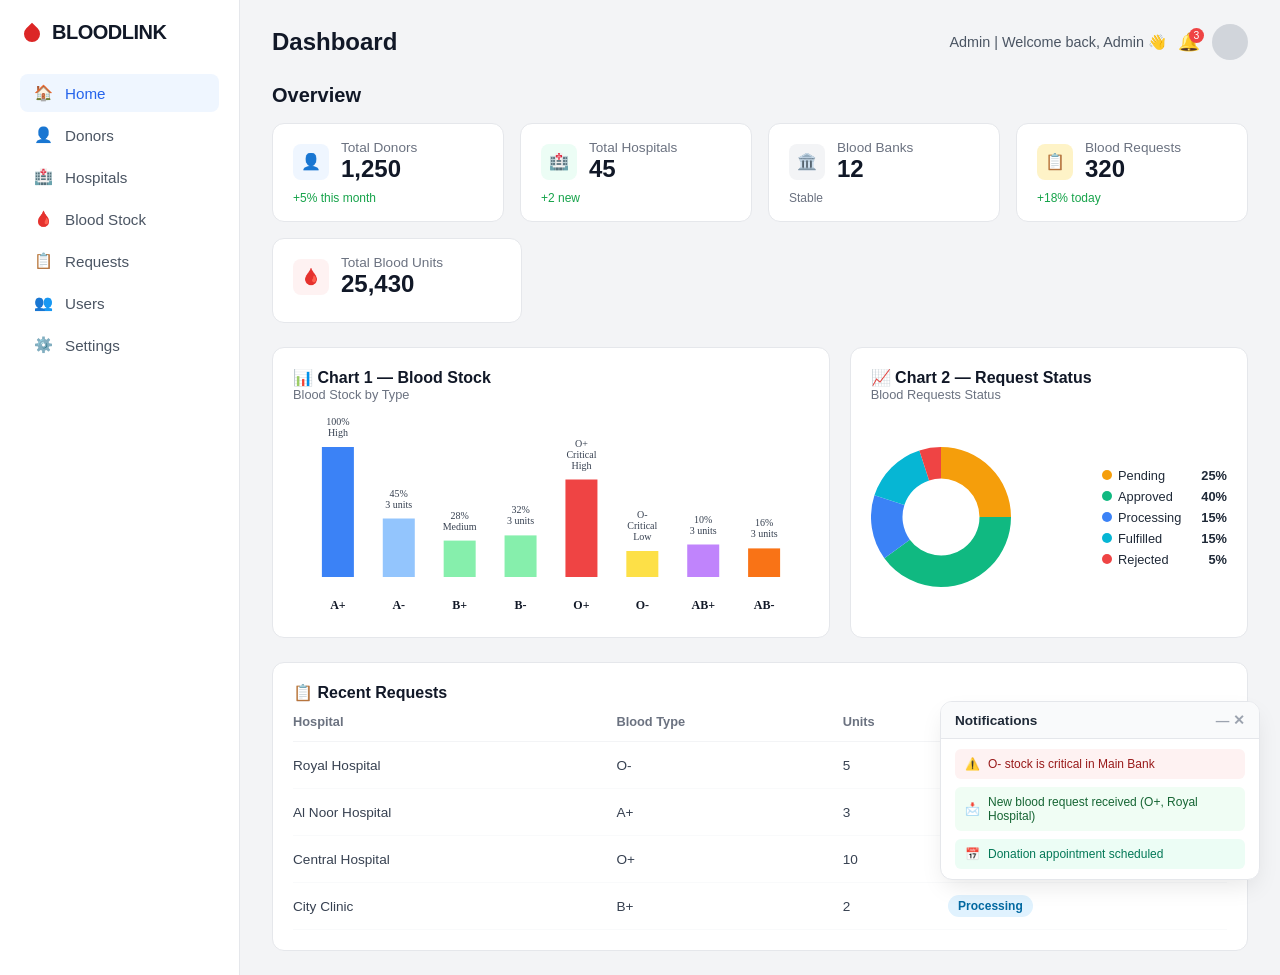
<file: admindashboard.html>
<!DOCTYPE html>
<html lang="en">
<head>
  <meta charset="UTF-8">
  <meta name="viewport" content="width=device-width, initial-scale=1.0">
  <title>BLOODLINK - Admin Dashboard</title>
  <style>
    * {
      box-sizing: border-box;
      margin: 0;
      padding: 0;
      font-family: -apple-system, BlinkMacSystemFont, "Segoe UI", Roboto, Helvetica, Arial, sans-serif;
    }

    body {
      background-color: #f3f4f6;
      color: #1f2937;
      display: flex;
      min-height: 100vh;
    }

    /* Sidebar */
    aside {
      width: 240px;
      background-color: #ffffff;
      border-right: 1px solid #e5e7eb;
      display: flex;
      flex-direction: column;
      justify-content: space-between;
      padding: 20px;
    }

    .brand-logo {
      font-size: 1.25rem;
      font-weight: 800;
      color: #111827;
      display: flex;
      align-items: center;
      gap: 8px;
      margin-bottom: 30px;
      letter-spacing: -0.5px;
    }

    .brand-logo svg {
      width: 24px;
      height: 24px;
      fill: #dc2626;
    }

    .nav-list {
      list-style: none;
      display: flex;
      flex-direction: column;
      gap: 4px;
    }

    .nav-item a {
      display: flex;
      align-items: center;
      gap: 12px;
      padding: 10px 14px;
      text-decoration: none;
      color: #4b5563;
      font-weight: 500;
      font-size: 0.95rem;
      border-radius: 8px;
    }

    .nav-item.active a, .nav-item a:hover {
      background-color: #eff6ff;
      color: #2563eb;
    }

    /* Main Area */
    main {
      flex: 1;
      padding: 24px 32px;
      overflow-y: auto;
      position: relative;
    }

    /* Navbar Top */
    header {
      display: flex;
      justify-content: space-between;
      align-items: center;
      margin-bottom: 24px;
    }

    header h1 {
      font-size: 1.5rem;
      font-weight: 700;
      color: #111827;
    }

    .user-profile {
      display: flex;
      align-items: center;
      gap: 12px;
      font-size: 0.9rem;
      color: #4b5563;
    }

    .avatar {
      width: 36px;
      height: 36px;
      border-radius: 50%;
      background-color: #d1d5db;
    }

    .nav-icon {
      position: relative;
      cursor: pointer;
      font-size: 1.1rem;
    }

    .badge-count {
      position: absolute;
      top: -4px;
      right: -4px;
      background-color: #ef4444;
      color: white;
      font-size: 0.65rem;
      width: 15px;
      height: 15px;
      border-radius: 50%;
      display: flex;
      align-items: center;
      justify-content: center;
    }

    /* Section Title */
    .section-title {
      font-size: 1.25rem;
      font-weight: 600;
      margin-bottom: 16px;
      color: #111827;
    }

    /* Stats Cards Grid */
    .stats-grid {
      display: grid;
      grid-template-columns: repeat(4, 1fr);
      gap: 16px;
      margin-bottom: 16px;
    }

    .card {
      background: #ffffff;
      padding: 16px 20px;
      border-radius: 12px;
      border: 1px solid #e5e7eb;
    }

    .stat-header {
      display: flex;
      align-items: center;
      gap: 12px;
      margin-bottom: 8px;
    }

    .stat-icon {
      width: 36px;
      height: 36px;
      border-radius: 8px;
      display: flex;
      align-items: center;
      justify-content: center;
      font-size: 1rem;
    }

    .stat-title {
      font-size: 0.85rem;
      color: #6b7280;
      font-weight: 500;
    }

    .stat-value {
      font-size: 1.5rem;
      font-weight: 700;
      color: #111827;
    }

    .stat-change {
      font-size: 0.75rem;
      margin-top: 4px;
      font-weight: 500;
    }

    .stat-change.positive { color: #16a34a; }
    .stat-change.neutral { color: #6b7280; }

    .card-small {
      width: 250px;
      margin-bottom: 24px;
    }

    /* Charts Section */
    .charts-grid {
      display: grid;
      grid-template-columns: 1.4fr 1fr;
      gap: 20px;
      margin-bottom: 24px;
    }

    .chart-card {
      background: #ffffff;
      padding: 20px;
      border-radius: 12px;
      border: 1px solid #e5e7eb;
    }

    .chart-title {
      font-size: 1rem;
      font-weight: 700;
      color: #111827;
      display: flex;
      align-items: center;
      gap: 8px;
    }

    .chart-subtitle {
      font-size: 0.8rem;
      color: #6b7280;
      margin-bottom: 15px;
    }

    .chart-box {
      height: 200px;
      position: relative;
    }

    canvas {
      width: 100% !important;
      height: 100% !important;
    }

    /* Legend Donut */
    .donut-container {
      display: flex;
      align-items: center;
      justify-content: space-between;
      gap: 10px;
    }

    .donut-legend {
      list-style: none;
      font-size: 0.8rem;
      display: flex;
      flex-direction: column;
      gap: 6px;
    }

    .legend-item {
      display: flex;
      align-items: center;
      justify-content: space-between;
      gap: 20px;
    }

    .legend-color {
      width: 10px;
      height: 10px;
      border-radius: 50%;
      display: inline-block;
      margin-right: 6px;
    }

    /* Table Section */
    .table-card {
      background: #ffffff;
      padding: 20px;
      border-radius: 12px;
      border: 1px solid #e5e7eb;
    }

    table {
      width: 100%;
      border-collapse: collapse;
      margin-top: 10px;
      text-align: left;
    }

    th {
      color: #6b7280;
      font-weight: 600;
      font-size: 0.8rem;
      padding-bottom: 12px;
      border-bottom: 1px solid #f3f4f6;
    }

    td {
      padding: 12px 0;
      border-bottom: 1px solid #f9fafb;
      font-size: 0.85rem;
      color: #374151;
    }

    .status-badge {
      padding: 4px 10px;
      border-radius: 12px;
      font-size: 0.75rem;
      font-weight: 600;
      display: inline-block;
    }

    .status-pending { background-color: #fef3c7; color: #d97706; }
    .status-approved { background-color: #dcfce7; color: #15803d; }
    .status-fulfilled { background-color: #e0e7ff; color: #4338ca; }
    .status-processing { background-color: #e0f2fe; color: #0369a1; }

    /* Notifications Popup Widget */
    .notifications-popup {
      position: fixed;
      bottom: 20px;
      right: 20px;
      width: 320px;
      background: #ffffff;
      border-radius: 12px;
      box-shadow: 0 10px 25px -5px rgba(0, 0, 0, 0.1);
      border: 1px solid #e5e7eb;
      overflow: hidden;
    }

    .popup-header {
      padding: 10px 14px;
      background: #f9fafb;
      border-bottom: 1px solid #e5e7eb;
      display: flex;
      justify-content: space-between;
      align-items: center;
      font-size: 0.85rem;
      font-weight: 700;
    }

    .popup-body {
      padding: 10px 14px;
      display: flex;
      flex-direction: column;
      gap: 8px;
    }

    .notif-item {
      padding: 8px 10px;
      border-radius: 6px;
      font-size: 0.75rem;
      display: flex;
      align-items: center;
      gap: 8px;
    }

    .notif-critical { background-color: #fef2f2; color: #991b1b; }
    .notif-info { background-color: #f0fdf4; color: #166534; }
    .notif-warning { background-color: #ecfdf5; color: #047857; }

  </style>
</head>
<body>

  <!-- Sidebar -->
  <aside>
    <div>
      <div class="brand-logo">
        <svg viewBox="0 0 24 24"><path d="M12 2.69l5.66 5.66a8 8 0 1 1-11.31 0z"/></svg>
        BLOODLINK
      </div>
      
      <ul class="nav-list">
        <li class="nav-item active"><a href="#"><span>🏠</span> Home</a></li>
        <li class="nav-item"><a href="#"><span>👤</span> Donors</a></li>
        <li class="nav-item"><a href="#"><span>🏥</span> Hospitals</a></li>
        <li class="nav-item"><a href="#"><span>🩸</span> Blood Stock</a></li>
        <li class="nav-item"><a href="#"><span>📋</span> Requests</a></li>
        <li class="nav-item"><a href="#"><span>👥</span> Users</a></li>
        <li class="nav-item"><a href="#"><span>⚙️</span> Settings</a></li>
      </ul>
    </div>
  </aside>

  <!-- Main Content -->
  <main>
    
    <!-- Top Header -->
    <header>
      <h1>Dashboard</h1>
      <div class="user-profile">
        <span>Admin | Welcome back, Admin 👋</span>
        <div class="nav-icon">🔔<span class="badge-count">3</span></div>
        <div class="avatar"></div>
      </div>
    </header>

    <h2 class="section-title">Overview</h2>

    <!-- Statistics Cards Grid -->
    <section class="stats-grid">
      <div class="card">
        <div class="stat-header">
          <div class="stat-icon" style="background:#eff6ff; color:#2563eb;">👤</div>
          <div>
            <div class="stat-title">Total Donors</div>
            <div class="stat-value">1,250</div>
          </div>
        </div>
        <div class="stat-change positive">+5% this month</div>
      </div>

      <div class="card">
        <div class="stat-header">
          <div class="stat-icon" style="background:#ecfdf5; color:#059669;">🏥</div>
          <div>
            <div class="stat-title">Total Hospitals</div>
            <div class="stat-value">45</div>
          </div>
        </div>
        <div class="stat-change positive">+2 new</div>
      </div>

      <div class="card">
        <div class="stat-header">
          <div class="stat-icon" style="background:#f3f4f6; color:#4b5563;">🏛️</div>
          <div>
            <div class="stat-title">Blood Banks</div>
            <div class="stat-value">12</div>
          </div>
        </div>
        <div class="stat-change neutral">Stable</div>
      </div>

      <div class="card">
        <div class="stat-header">
          <div class="stat-icon" style="background:#fef3c7; color:#d97706;">📋</div>
          <div>
            <div class="stat-title">Blood Requests</div>
            <div class="stat-value">320</div>
          </div>
        </div>
        <div class="stat-change positive">+18% today</div>
      </div>
    </section>

    <!-- Sub Card -->
    <div class="card card-small">
      <div class="stat-header">
        <div class="stat-icon" style="background:#fef2f2; color:#dc2626;">🩸</div>
        <div>
          <div class="stat-title">Total Blood Units</div>
          <div class="stat-value">25,430</div>
        </div>
      </div>
    </div>

    <!-- Charts Grid -->
    <section class="charts-grid">
      
      <!-- Chart 1: Bar Chart -->
      <div class="chart-card">
        <div class="chart-title">📊 Chart 1 — Blood Stock</div>
        <div class="chart-subtitle">Blood Stock by Type</div>
        <div class="chart-box">
          <canvas id="barChart"></canvas>
        </div>
      </div>

      <!-- Chart 2: Donut Chart -->
      <div class="chart-card">
        <div class="chart-title">📈 Chart 2 — Request Status</div>
        <div class="chart-subtitle">Blood Requests Status</div>
        <div class="chart-box donut-container">
          <div style="width: 140px; height: 140px;">
            <canvas id="donutChart"></canvas>
          </div>
          <ul class="donut-legend">
            <li class="legend-item"><div><span class="legend-color" style="background:#f59e0b;"></span>Pending</div><strong>25%</strong></li>
            <li class="legend-item"><div><span class="legend-color" style="background:#10b981;"></span>Approved</div><strong>40%</strong></li>
            <li class="legend-item"><div><span class="legend-color" style="background:#3b82f6;"></span>Processing</div><strong>15%</strong></li>
            <li class="legend-item"><div><span class="legend-color" style="background:#06b6d4;"></span>Fulfilled</div><strong>15%</strong></li>
            <li class="legend-item"><div><span class="legend-color" style="background:#ef4444;"></span>Rejected</div><strong>5%</strong></li>
          </ul>
        </div>
      </div>

    </section>

    <!-- Recent Requests Table -->
    <section class="table-card">
      <div class="chart-title" style="margin-bottom: 12px;">📋 Recent Requests</div>
      <table>
        <thead>
          <tr>
            <th>Hospital</th>
            <th>Blood Type</th>
            <th>Units</th>
            <th>Status</th>
          </tr>
        </thead>
        <tbody>
          <tr>
            <td>Royal Hospital</td>
            <td>O-</td>
            <td>5</td>
            <td><span class="status-badge status-pending">Pending</span></td>
          </tr>
          <tr>
            <td>Al Noor Hospital</td>
            <td>A+</td>
            <td>3</td>
            <td><span class="status-badge status-approved">Approved</span></td>
          </tr>
          <tr>
            <td>Central Hospital</td>
            <td>O+</td>
            <td>10</td>
            <td><span class="status-badge status-fulfilled">Fulfilled</span></td>
          </tr>
          <tr>
            <td>City Clinic</td>
            <td>B+</td>
            <td>2</td>
            <td><span class="status-badge status-processing">Processing</span></td>
          </tr>
        </tbody>
      </table>
    </section>

    <!-- Notifications Popup Widget -->
    <div class="notifications-popup">
      <div class="popup-header">
        <span>Notifications</span>
        <span style="cursor:pointer; color:#9ca3af;">— ✕</span>
      </div>
      <div class="popup-body">
        <div class="notif-item notif-critical">
          <span>⚠️</span>
          <div>O- stock is critical in Main Bank</div>
        </div>
        <div class="notif-item notif-info">
          <span>📩</span>
          <div>New blood request received (O+, Royal Hospital)</div>
        </div>
        <div class="notif-item notif-warning">
          <span>📅</span>
          <div>Donation appointment scheduled</div>
        </div>
      </div>
    </div>

  </main>

  <!-- Pure JS Canvas Charts Implementation -->
  <script>
    // --- Bar Chart Rendering ---
    const barCanvas = document.getElementById('barChart');
    const ctxBar = barCanvas.getContext('2d');
    barCanvas.width = barCanvas.parentElement.clientWidth;
    barCanvas.height = barCanvas.parentElement.clientHeight;

    const barData = [
      { label: 'A+', val: 100, color: '#3b82f6', text: '100%\nHigh' },
      { label: 'A-', val: 45, color: '#93c5fd', text: '45%\n3 units' },
      { label: 'B+', val: 28, color: '#86efac', text: '28%\nMedium' },
      { label: 'B-', val: 32, color: '#86efac', text: '32%\n3 units' },
      { label: 'O+', val: 75, color: '#ef4444', text: 'O+\nCritical\nHigh' },
      { label: 'O-', val: 20, color: '#fde047', text: 'O-\nCritical\nLow' },
      { label: 'AB+', val: 25, color: '#c084fc', text: '10%\n3 units' },
      { label: 'AB-', val: 22, color: '#f97316', text: '16%\n3 units' }
    ];

    const chartHeight = barCanvas.height - 40;
    const barWidth = 32;
    const gap = (barCanvas.width - (barData.length * barWidth)) / (barData.length + 1);

    barData.forEach((item, index) => {
      const x = gap + index * (barWidth + gap);
      const barH = (item.val / 100) * (chartHeight - 30);
      const y = chartHeight - barH;

      // Draw Bar
      ctxBar.fillStyle = item.color;
      ctxBar.fillRect(x, y, barWidth, barH);

      // Draw Top Text
      ctxBar.fillStyle = '#374151';
      ctxBar.font = '10px Tahoma';
      ctxBar.textAlign = 'center';
      const lines = item.text.split('\n');
      lines.forEach((line, lIndex) => {
        ctxBar.fillText(line, x + barWidth / 2, y - (lines.length - lIndex) * 11);
      });

      // Draw Label Bottom
      ctxBar.fillStyle = '#111827';
      ctxBar.font = 'bold 12px Tahoma';
      ctxBar.fillText(item.label, x + barWidth / 2, barCanvas.height - 8);
    });

    // --- Donut Chart Rendering ---
    const donutCanvas = document.getElementById('donutChart');
    const ctxDonut = donutCanvas.getContext('2d');
    donutCanvas.width = donutCanvas.parentElement.clientWidth;
    donutCanvas.height = donutCanvas.parentElement.clientHeight;

    const donutSegments = [
      { val: 25, color: '#f59e0b' },
      { val: 40, color: '#10b981' },
      { val: 15, color: '#3b82f6' },
      { val: 15, color: '#06b6d4' },
      { val: 5,  color: '#ef4444' }
    ];

    const centerX = donutCanvas.width / 2;
    const centerY = donutCanvas.height / 2;
    const outerRadius = Math.min(centerX, centerY);
    const innerRadius = outerRadius * 0.55;

    let startAngle = -Math.PI / 2;
    donutSegments.forEach(slice => {
      const sliceAngle = (slice.val / 100) * 2 * Math.PI;

      ctxDonut.beginPath();
      ctxDonut.arc(centerX, centerY, outerRadius, startAngle, startAngle + sliceAngle);
      ctxDonut.arc(centerX, centerY, innerRadius, startAngle + sliceAngle, startAngle, true);
      ctxDonut.closePath();
      ctxDonut.fillStyle = slice.color;
      ctxDonut.fill();

      startAngle += sliceAngle;
    });
  </script>

</body>
</html>
</file>
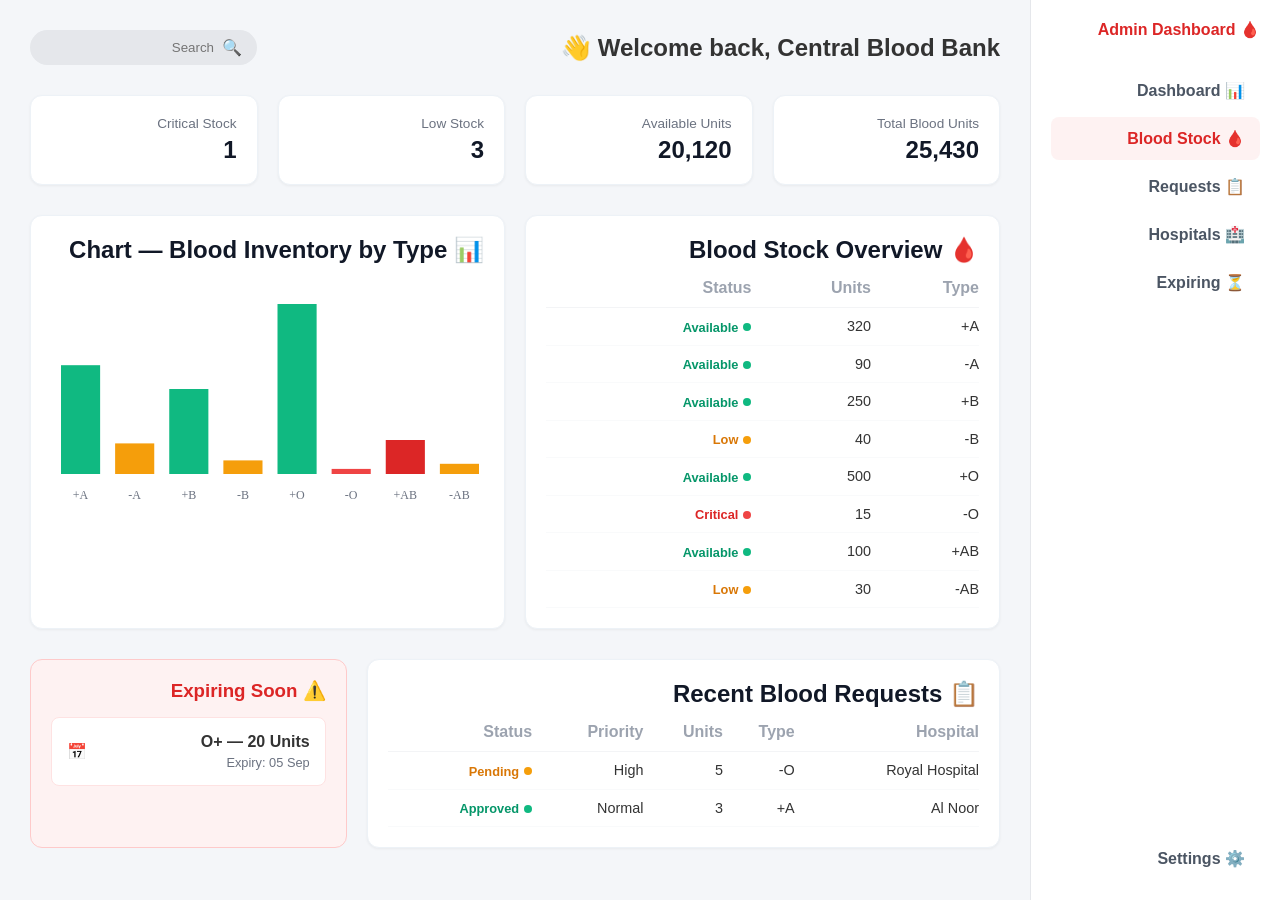
<file: bblood bank dashboard.html>
<!DOCTYPE html>
<html lang="ar" dir="rtl">
<head>
  <meta charset="UTF-8">
  <meta name="viewport" content="width=device-width, initial-scale=1.0">
  <title>Admin Dashboard - Central Blood Bank</title>
  <style>
    * {
      box-sizing: border-box;
      margin: 0;
      padding: 0;
      font-family: 'Segoe UI', Tahoma, Geneva, Verdana, sans-serif;
    }

    body {
      background-color: #f4f6f9;
      color: #333;
      display: flex;
      min-height: 100vh;
    }

    /* Sidebar */
    aside {
      width: 250px;
      background-color: #ffffff;
      border-left: 1px solid #e5e7eb;
      display: flex;
      flex-direction: column;
      justify-content: space-between;
      padding: 20px;
    }

    .logo {
      display: flex;
      align-items: center;
      gap: 10px;
      font-weight: bold;
      color: #dc2626;
      margin-bottom: 30px;
    }

    .nav-list {
      list-style: none;
      display: flex;
      flex-direction: column;
      gap: 5px;
    }

    .nav-item a {
      display: flex;
      align-items: center;
      gap: 10px;
      padding: 12px 15px;
      text-decoration: none;
      color: #4b5563;
      font-weight: 600;
      border-radius: 8px;
    }

    .nav-item.active a, .nav-item a:hover {
      background-color: #fef2f2;
      color: #dc2626;
    }

    /* Main Content */
    main {
      flex: 1;
      padding: 30px;
      overflow-y: auto;
    }

    /* Header */
    header {
      display: flex;
      justify-content: space-between;
      align-items: center;
      margin-bottom: 30px;
    }

    .search-bar {
      display: flex;
      align-items: center;
      background-color: #e5e7eb;
      padding: 8px 15px;
      border-radius: 20px;
    }

    .search-bar input {
      border: none;
      background: transparent;
      outline: none;
      padding-right: 8px;
    }

    /* Stat Cards */
    .stats-grid {
      display: grid;
      grid-template-columns: repeat(auto-fit, minmax(200px, 1fr));
      gap: 20px;
      margin-bottom: 30px;
    }

    .card {
      background: #fff;
      padding: 20px;
      border-radius: 12px;
      box-shadow: 0 1px 3px rgba(0,0,0,0.05);
      border: 1px solid #edf2f7;
    }

    .card p {
      font-size: 0.85rem;
      color: #6b7280;
      margin-bottom: 5px;
    }

    .card h3 {
      font-size: 1.5rem;
      color: #111827;
    }

    /* Grid Sections */
    .dashboard-grid {
      display: grid;
      grid-template-columns: 1fr 1fr;
      gap: 20px;
      margin-bottom: 30px;
    }

    /* Tables */
    table {
      width: 100%;
      border-collapse: collapse;
      margin-top: 15px;
      text-align: right;
    }

    th {
      color: #9ca3af;
      font-weight: 600;
      padding-bottom: 10px;
      border-bottom: 1px solid #f3f4f6;
    }

    td {
      padding: 10px 0;
      border-bottom: 1px solid #f9fafb;
      font-size: 0.9rem;
    }

    /* Status Badges */
    .badge {
      display: inline-flex;
      align-items: center;
      gap: 5px;
      font-size: 0.8rem;
      font-weight: 600;
    }

    .badge::before {
      content: '';
      width: 8px;
      height: 8px;
      border-radius: 50%;
    }

    .badge.available { color: #059669; }
    .badge.available::before { background-color: #10b981; }

    .badge.low { color: #d97706; }
    .badge.low::before { background-color: #f59e0b; }

    .badge.critical { color: #dc2626; }
    .badge.critical::before { background-color: #ef4444; }

    .badge.pending { color: #d97706; }
    .badge.pending::before { background-color: #f59e0b; }

    .badge.approved { color: #059669; }
    .badge.approved::before { background-color: #10b981; }

    /* Custom CSS Canvas Chart Container */
    .chart-container {
      display: flex;
      flex-direction: column;
      justify-content: flex-end;
      height: 220px;
      margin-top: 20px;
    }

    canvas {
      width: 100%;
      height: 100%;
    }

    /* Lower Section */
    .lower-grid {
      display: grid;
      grid-template-columns: 2fr 1fr;
      gap: 20px;
    }

    .expiring-card {
      background-color: #fef2f2;
      border: 1px solid #fecaca;
      border-radius: 12px;
      padding: 20px;
    }

    .expiring-box {
      background: white;
      padding: 15px;
      border-radius: 8px;
      margin-top: 15px;
      display: flex;
      justify-content: space-between;
      align-items: center;
      border: 1px solid #fee2e2;
    }
  </style>
</head>
<body>

  <aside>
    <div>
      <div class="logo">
        <span>🩸 Admin Dashboard</span>
      </div>
      <ul class="nav-list">
        <li class="nav-item"><a href="#">📊 Dashboard</a></li>
        <li class="nav-item active"><a href="#">🩸 Blood Stock</a></li>
        <li class="nav-item"><a href="#">📋 Requests</a></li>
        <li class="nav-item"><a href="#">🏥 Hospitals</a></li>
        <li class="nav-item"><a href="#">⏳ Expiring</a></li>
      </ul>
    </div>
    <div class="nav-item"><a href="#">⚙️ Settings</a></div>
  </aside>

  <main>
    
    <header>
      <h2>Welcome back, Central Blood Bank 👋</h2>
      <div class="search-bar">
        🔍 <input type="text" placeholder="Search">
      </div>
    </header>

    <section class="stats-grid">
      <div class="card">
        <p>Total Blood Units</p>
        <h3>25,430</h3>
      </div>
      <div class="card">
        <p>Available Units</p>
        <h3>20,120</h3>
      </div>
      <div class="card">
        <p>Low Stock</p>
        <h3>3</h3>
      </div>
      <div class="card">
        <p>Critical Stock</p>
        <h3>1</h3>
      </div>
    </section>

    <section class="dashboard-grid">
      
      <div class="card">
        <h3>🩸 Blood Stock Overview</h3>
        <table>
          <thead>
            <tr>
              <th>Type</th>
              <th>Units</th>
              <th>Status</th>
            </tr>
          </thead>
          <tbody>
            <tr><td>A+</td><td>320</td><td><span class="badge available">Available</span></td></tr>
            <tr><td>A-</td><td>90</td><td><span class="badge available">Available</span></td></tr>
            <tr><td>B+</td><td>250</td><td><span class="badge available">Available</span></td></tr>
            <tr><td>B-</td><td>40</td><td><span class="badge low">Low</span></td></tr>
            <tr><td>O+</td><td>500</td><td><span class="badge available">Available</span></td></tr>
            <tr><td>O-</td><td>15</td><td><span class="badge critical">Critical</span></td></tr>
            <tr><td>AB+</td><td>100</td><td><span class="badge available">Available</span></td></tr>
            <tr><td>AB-</td><td>30</td><td><span class="badge low">Low</span></td></tr>
          </tbody>
        </table>
      </div>

      <div class="card">
        <h3>📊 Chart — Blood Inventory by Type</h3>
        <div class="chart-container">
          <canvas id="customChart"></canvas>
        </div>
      </div>

    </section>

    <section class="lower-grid">
      
      <div class="card">
        <h3>📋 Recent Blood Requests</h3>
        <table>
          <thead>
            <tr>
              <th>Hospital</th>
              <th>Type</th>
              <th>Units</th>
              <th>Priority</th>
              <th>Status</th>
            </tr>
          </thead>
          <tbody>
            <tr>
              <td>Royal Hospital</td>
              <td>O-</td>
              <td>5</td>
              <td>High</td>
              <td><span class="badge pending">Pending</span></td>
            </tr>
            <tr>
              <td>Al Noor</td>
              <td>A+</td>
              <td>3</td>
              <td>Normal</td>
              <td><span class="badge approved">Approved</span></td>
            </tr>
          </tbody>
        </table>
      </div>

      <div class="expiring-card">
        <h3 style="color: #dc2626;">⚠️ Expiring Soon</h3>
        <div class="expiring-box">
          <div>
            <strong>O+ — 20 Units</strong>
            <p style="font-size: 0.8rem; color: #6b7280; margin-top: 4px;">Expiry: 05 Sep</p>
          </div>
          <span>📅</span>
        </div>
      </div>

    </section>

  </main>

  <script>
    const canvas = document.getElementById('customChart');
    const ctx = canvas.getContext('2d');

    // Adjust Canvas Scale
    canvas.width = canvas.parentElement.clientWidth;
    canvas.height = canvas.parentElement.clientHeight;

    const data = [
      { label: 'A+', val: 320, color: '#10b981' },
      { label: 'A-', val: 90, color: '#f59e0b' },
      { label: 'B+', val: 250, color: '#10b981' },
      { label: 'B-', val: 40, color: '#f59e0b' },
      { label: 'O+', val: 500, color: '#10b981' },
      { label: 'O-', val: 15, color: '#ef4444' },
      { label: 'AB+', val: 100, color: '#dc2626' },
      { label: 'AB-', val: 30, color: '#f59e0b' }
    ];

    const maxVal = 500;
    const padding = 30;
    const chartHeight = canvas.height - padding;
    const barWidth = (canvas.width / data.length) - 15;

    // Draw Chart
    data.forEach((item, index) => {
      const x = index * (barWidth + 15) + 10;
      const barH = (item.val / maxVal) * (chartHeight - 20);
      const y = chartHeight - barH;

      // Draw Bar
      ctx.fillStyle = item.color;
      ctx.fillRect(x, y, barWidth, barH);

      // Draw Label
      ctx.fillStyle = '#6b7280';
      ctx.font = '12px Tahoma';
      ctx.textAlign = 'center';
      ctx.fillText(item.label, x + barWidth / 2, canvas.height - 5);
    });
  </script>

</body>
</html>
</file>
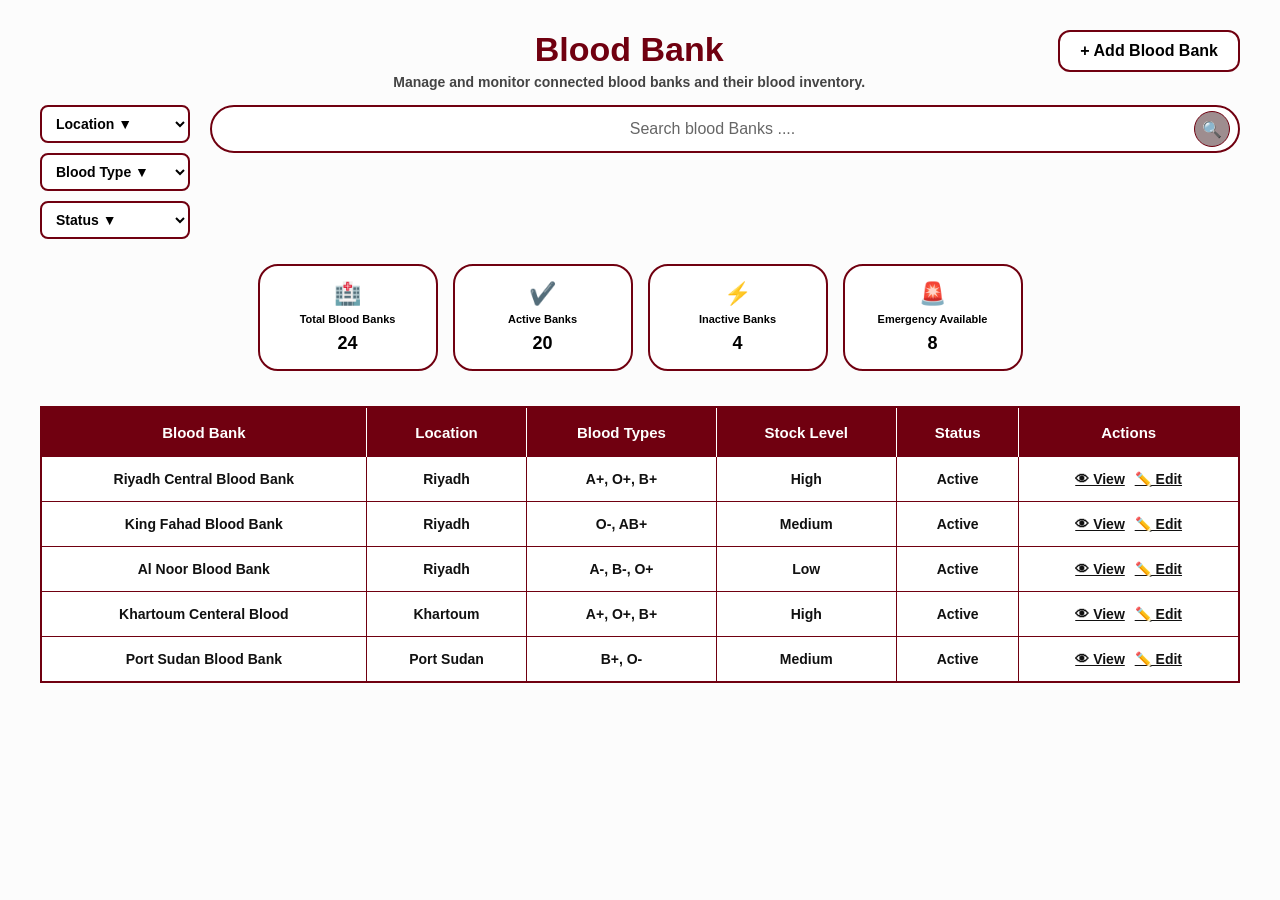
<file: blood.html>
<!DOCTYPE html>
<html lang="en">
<head>
    <meta charset="UTF-8">
    <meta name="viewport" content="width=device-width, initial-scale=1.0">
    <title>Blood Banks - MADAD</title>
    <style>
        :root {
            --maroon: #700010;
            --maroon-dark: #50000b;
            --bg-color: #fcfcfc;
            --border-color: #700010;
            --text-dark: #111;
        }

        * {
            box-sizing: border-box;
            margin: 0;
            padding: 0;
            font-family: Arial, Helvetica, sans-serif;
        }

        body {
            background-color: var(--bg-color);
            color: var(--text-dark);
            padding: 30px 40px;
        }

        /* --- Header Section --- */
        header {
            display: flex;
            justify-content: space-between;
            align-items: flex-start;
            margin-bottom: 5px;
        }

        .header-center {
            text-align: center;
            flex: 1;
        }

        .page-title {
            font-size: 34px;
            font-weight: 800;
            color: var(--maroon);
            margin-bottom: 5px;
        }

        .subtitle {
            font-size: 14px;
            color: #444;
            font-weight: bold;
        }

        .btn-add {
            border: 2px solid var(--maroon);
            background-color: #ffffff;
            color: #000;
            padding: 10px 20px;
            border-radius: 12px;
            font-weight: bold;
            font-size: 16px;
            cursor: pointer;
            transition: all 0.2s ease;
        }

        .btn-add:hover {
            background-color: var(--maroon);
            color: #ffffff;
        }

        /* --- Controls & Filters --- */
        .controls-row {
            display: flex;
            gap: 20px;
            align-items: flex-start;
            margin-top: 15px;
            margin-bottom: 25px;
        }

        .filters-column {
            display: flex;
            flex-direction: column;
            gap: 10px;
            width: 150px;
        }

        .filter-select {
            border: 2px solid var(--maroon);
            background-color: #ffffff;
            color: #000;
            padding: 8px 10px;
            border-radius: 8px;
            font-weight: bold;
            font-size: 14px;
            outline: none;
            cursor: pointer;
            width: 100%;
        }

        .search-container {
            flex: 1;
            position: relative;
            display: flex;
            align-items: center;
        }

        .search-bar {
            width: 100%;
            height: 48px;
            border: 2px solid var(--maroon);
            border-radius: 25px;
            padding: 0 50px 0 25px;
            font-size: 16px;
            outline: none;
            background-color: #ffffff;
        }

        .search-bar::placeholder {
            color: #666;
            text-align: center;
        }

        .search-icon-btn {
            position: absolute;
            right: 10px;
            width: 36px;
            height: 36px;
            background-color: #9e8d8f;
            border: 1.5px solid var(--maroon);
            border-radius: 50%;
            display: flex;
            align-items: center;
            justify-content: center;
            cursor: pointer;
        }

        /* --- Stats Row --- */
        .stats-container {
            display: flex;
            justify-content: center;
            gap: 15px;
            margin-bottom: 35px;
        }

        .stat-card {
            flex: 1;
            max-width: 180px;
            border: 2px solid var(--maroon);
            border-radius: 20px;
            padding: 15px 10px;
            text-align: center;
            background-color: #ffffff;
        }

        .stat-icon {
            font-size: 22px;
            margin-bottom: 6px;
        }

        .stat-title {
            font-size: 11px;
            font-weight: bold;
            color: #000;
            margin-bottom: 8px;
        }

        .stat-number {
            font-size: 18px;
            font-weight: bold;
            color: #000;
        }

        /* --- Data Table --- */
        .table-container {
            border: 2px solid var(--maroon);
            border-radius: 0px;
            overflow: hidden;
            background-color: #ffffff;
        }

        .data-table {
            width: 100%;
            border-collapse: collapse;
            text-align: center;
        }

        .data-table th {
            background-color: var(--maroon);
            color: #ffffff;
            padding: 16px;
            font-size: 15px;
            font-weight: bold;
            border-right: 1px solid #ffffff;
        }

        .data-table th:last-child {
            border-right: none;
        }

        .data-table td {
            padding: 14px;
            border-bottom: 1.5px solid var(--maroon);
            border-right: 1.5px solid var(--maroon);
            font-size: 14px;
            font-weight: bold;
            color: #111;
        }

        .data-table td:last-child {
            border-right: none;
        }

        .data-table tr:last-child td {
            border-bottom: none;
        }

        .action-btn {
            background: none;
            border: none;
            cursor: pointer;
            font-size: 14px;
            font-weight: bold;
            margin: 0 3px;
            text-decoration: underline;
            color: #111;
        }

        .action-btn:hover {
            color: var(--maroon);
        }

        /* --- Modal Popup --- */
        .modal {
            display: none;
            position: fixed;
            top: 0; left: 0; width: 100%; height: 100%;
            background: rgba(0, 0, 0, 0.5);
            justify-content: center;
            align-items: center;
            z-index: 1000;
        }

        .modal-content {
            background: #fff;
            padding: 25px;
            border-radius: 12px;
            width: 450px;
            border: 2px solid var(--maroon);
            box-shadow: 0 5px 15px rgba(0,0,0,0.3);
        }

        .modal-header {
            font-size: 20px;
            font-weight: bold;
            color: var(--maroon);
            margin-bottom: 15px;
            text-align: center;
        }

        .modal-body p {
            margin-bottom: 10px;
            font-size: 15px;
        }

        .modal-close {
            background-color: var(--maroon);
            color: white;
            border: none;
            padding: 8px 16px;
            border-radius: 6px;
            cursor: pointer;
            float: right;
            margin-top: 15px;
            font-weight: bold;
        }
    </style>
</head>
<body>

    <!-- Header -->
    <header>
        <div style="width: 160px;"></div>
        <div class="header-center">
            <h1 class="page-title">Blood Bank</h1>
            <p class="subtitle">Manage and monitor connected blood banks and their blood inventory.</p>
        </div>
        <button class="btn-add" onclick="alert('Open Add Blood Bank Form')">+ Add Blood Bank</button>
    </header>

    <!-- Controls Row -->
    <div class="controls-row">
        <div class="filters-column">
            <select id="locationFilter" class="filter-select" onchange="filterTable()">
                <option value="">Location ▼</option>
                <option value="Riyadh">Riyadh</option>
                <option value="Khartoum">Khartoum</option>
                <option value="Port Sudan">Port Sudan</option>
            </select>
            
            <select id="bloodTypeFilter" class="filter-select" onchange="filterTable()">
                <option value="">Blood Type ▼</option>
                <option value="A+">A+</option>
                <option value="O+">O+</option>
                <option value="B+">B+</option>
                <option value="O-">O-</option>
                <option value="AB+">AB+</option>
            </select>

            <select id="statusFilter" class="filter-select" onchange="filterTable()">
                <option value="">Status ▼</option>
                <option value="Active">Active</option>
                <option value="Inactive">Inactive</option>
            </select>
        </div>

        <div class="search-container">
            <input type="text" id="searchInput" class="search-bar" placeholder="Search blood Banks ...." onkeyup="filterTable()">
            <div class="search-icon-btn">🔍</div>
        </div>
    </div>

    <!-- Statistics Cards -->
    <div class="stats-container">
        <div class="stat-card">
            <div class="stat-icon">🏥</div>
            <div class="stat-title">Total Blood Banks</div>
            <div class="stat-number">24</div>
        </div>
        <div class="stat-card">
            <div class="stat-icon">✔️</div>
            <div class="stat-title">Active Banks</div>
            <div class="stat-number">20</div>
        </div>
        <div class="stat-card">
            <div class="stat-icon">⚡</div>
            <div class="stat-title">Inactive Banks</div>
            <div class="stat-number">4</div>
        </div>
        <div class="stat-card">
            <div class="stat-icon">🚨</div>
            <div class="stat-title">Emergency Available</div>
            <div class="stat-number">8</div>
        </div>
    </div>

    <!-- Blood Banks Table -->
    <div class="table-container">
        <table class="data-table" id="bloodBanksTable">
            <thead>
                <tr>
                    <th>Blood Bank</th>
                    <th>Location</th>
                    <th>Blood Types</th>
                    <th>Stock Level</th>
                    <th>Status</th>
                    <th>Actions</th>
                </tr>
            </thead>
            <tbody>
                <tr>
                    <td>Riyadh Central Blood Bank</td>
                    <td>Riyadh</td>
                    <td>A+, O+, B+</td>
                    <td>High</td>
                    <td>Active</td>
                    <td>
                        <button class="action-btn" onclick="openModal('Riyadh Central Blood Bank', 'Riyadh', 'A+, O+, B+', 'High', 'Active')">👁 View</button>
                        <button class="action-btn" onclick="alert('Edit Riyadh Central Blood Bank')">✏️ Edit</button>
                    </td>
                </tr>
                <tr>
                    <td>King Fahad Blood Bank</td>
                    <td>Riyadh</td>
                    <td>O-, AB+</td>
                    <td>Medium</td>
                    <td>Active</td>
                    <td>
                        <button class="action-btn" onclick="openModal('King Fahad Blood Bank', 'Riyadh', 'O-, AB+', 'Medium', 'Active')">👁 View</button>
                        <button class="action-btn" onclick="alert('Edit King Fahad Blood Bank')">✏️ Edit</button>
                    </td>
                </tr>
                <tr>
                    <td>Al Noor Blood Bank</td>
                    <td>Riyadh</td>
                    <td>A-, B-, O+</td>
                    <td>Low</td>
                    <td>Active</td>
                    <td>
                        <button class="action-btn" onclick="openModal('Al Noor Blood Bank', 'Riyadh', 'A-, B-, O+', 'Low', 'Active')">👁 View</button>
                        <button class="action-btn" onclick="alert('Edit Al Noor Blood Bank')">✏️ Edit</button>
                    </td>
                </tr>
                <tr>
                    <td>Khartoum Centeral Blood</td>
                    <td>Khartoum</td>
                    <td>A+, O+, B+</td>
                    <td>High</td>
                    <td>Active</td>
                    <td>
                        <button class="action-btn" onclick="openModal('Khartoum Centeral Blood', 'Khartoum', 'A+, O+, B+', 'High', 'Active')">👁 View</button>
                        <button class="action-btn" onclick="alert('Edit Khartoum Centeral Blood')">✏️ Edit</button>
                    </td>
                </tr>
                <tr>
                    <td>Port Sudan Blood Bank</td>
                    <td>Port Sudan</td>
                    <td>B+, O-</td>
                    <td>Medium</td>
                    <td>Active</td>
                    <td>
                        <button class="action-btn" onclick="openModal('Port Sudan Blood Bank', 'Port Sudan', 'B+, O-', 'Medium', 'Active')">👁 View</button>
                        <button class="action-btn" onclick="alert('Edit Port Sudan Blood Bank')">✏️ Edit</button>
                    </td>
                </tr>
            </tbody>
        </table>
    </div>

    <!-- Details View Modal -->
    <div class="modal" id="detailsModal">
        <div class="modal-content">
            <div class="modal-header" id="modalBankName">Blood Bank Details</div>
            <div class="modal-body" id="modalDetailsBody">
                <!-- Data populated dynamically -->
            </div>
            <button class="modal-close" onclick="closeModal()">Close</button>
        </div>
    </div>

    <script>
        // Interactive Multi-Filter Function
        function filterTable() {
            let searchInput = document.getElementById('searchInput').value.toLowerCase();
            let locationFilter = document.getElementById('locationFilter').value.toLowerCase();
            let bloodTypeFilter = document.getElementById('bloodTypeFilter').value.toLowerCase();
            let statusFilter = document.getElementById('statusFilter').value.toLowerCase();

            let table = document.getElementById('bloodBanksTable');
            let trs = table.getElementsByTagName('tr');

            for (let i = 1; i < trs.length; i++) {
                let tds = trs[i].getElementsByTagName('td');
                if (tds.length > 0) {
                    let bankName = tds[0].textContent.toLowerCase();
                    let location = tds[1].textContent.toLowerCase();
                    let bloodTypes = tds[2].textContent.toLowerCase();
                    let status = tds[4].textContent.toLowerCase();

                    let matchesSearch = bankName.includes(searchInput) || location.includes(searchInput);
                    let matchesLocation = locationFilter === "" || location.includes(locationFilter);
                    let matchesBloodType = bloodTypeFilter === "" || bloodTypes.includes(bloodTypeFilter);
                    let matchesStatus = statusFilter === "" || status === statusFilter;

                    if (matchesSearch && matchesLocation && matchesBloodType && matchesStatus) {
                        trs[i].style.display = "";
                    } else {
                        trs[i].style.display = "none";
                    }
                }
            }
        }

        // Details Modal Functions
        function openModal(name, location, types, stock, status) {
            document.getElementById('modalBankName').innerText = name;
            document.getElementById('modalDetailsBody').innerHTML = `
                <p><strong>Location:</strong> ${location}</p>
                <p><strong>Available Blood Types:</strong> ${types}</p>
                <p><strong>Stock Level:</strong> ${stock}</p>
                <p><strong>Status:</strong> ${status}</p>
            `;
            document.getElementById('detailsModal').style.display = 'flex';
        }

        function closeModal() {
            document.getElementById('detailsModal').style.display = 'none';
        }
    </script>
</body>
</html>
</file>
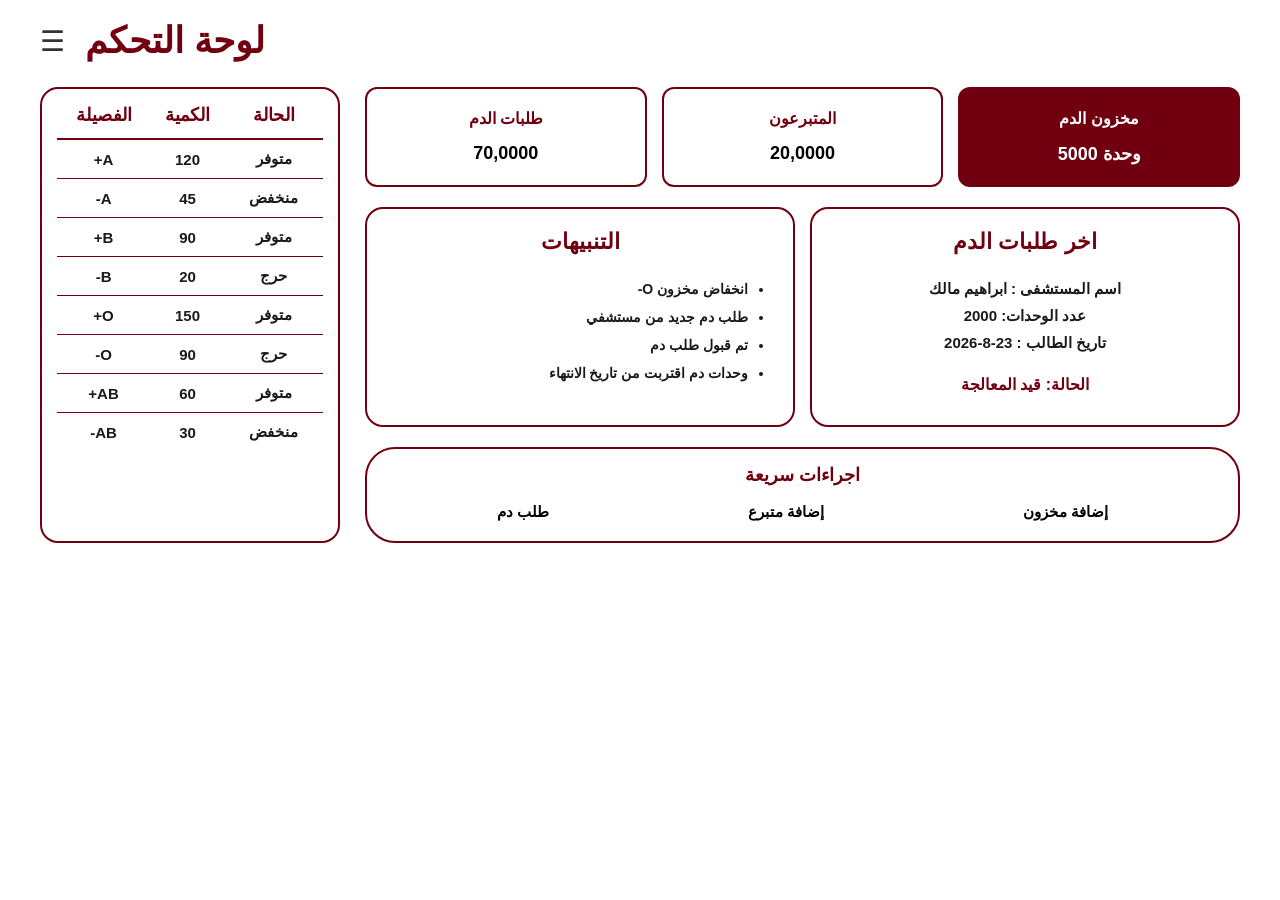
<file: dashboard.html>
<!DOCTYPE html>
<html lang="ar" dir="rtl">
<head>
    <meta charset="UTF-8">
    <meta name="viewport" content="width=device-width, initial-scale=1.0">
    <title>لوحة التحكم - منصة مَدَد</title>
    <style>
        * {
            box-sizing: border-box;
            margin: 0;
            padding: 0;
            font-family: 'Segoe UI', Tahoma, Geneva, Verdana, sans-serif;
        }

        body {
            background-color: #ffffff;
            color: #1a1a1a;
            padding: 20px 40px;
        }

        header {
            display: flex;
            justify-content: flex-end;
            align-items: center;
            gap: 20px;
            margin-bottom: 25px;
        }

        .page-title {
            color: #700010;
            font-size: 36px;
            font-weight: bold;
        }

        .menu-icon {
            font-size: 28px;
            cursor: pointer;
            color: #333;
        }

        /* تخطيط الصفحة */
        .dashboard-grid {
            display: grid;
            grid-template-columns: 1fr 300px;
            gap: 25px;
            max-width: 1200px;
            margin: 0 auto;
        }

        .left-panel {
            display: flex;
            flex-direction: column;
            gap: 20px;
        }

        /* 1. العدادات الإجمالية */
        .stats-row {
            display: grid;
            grid-template-columns: repeat(3, 1fr);
            gap: 15px;
        }

        .stat-card {
            border: 2px solid #700010;
            border-radius: 12px;
            padding: 20px 10px;
            text-align: center;
            background-color: #fff;
        }

        .stat-card.highlight {
            background-color: #700010;
            color: #fff;
        }

        .stat-title {
            font-size: 16px;
            font-weight: bold;
            margin-bottom: 15px;
            color: #700010;
        }

        .stat-card.highlight .stat-title {
            color: #fff;
        }

        .stat-value {
            font-size: 18px;
            font-weight: bold;
            color: #000;
        }

        .stat-card.highlight .stat-value {
            color: #fff;
        }

        /* 2. الأقسام الوسطى (طلبات الدم والتنبيهات) */
        .middle-row {
            display: grid;
            grid-template-columns: 1fr 1fr;
            gap: 15px;
        }

        .card-box {
            border: 2px solid #700010;
            border-radius: 18px;
            padding: 20px;
            background-color: #fff;
            min-height: 220px;
        }

        .card-title {
            color: #700010;
            font-size: 22px;
            font-weight: bold;
            text-align: center;
            margin-bottom: 20px;
        }

        .request-details {
            text-align: center;
            line-height: 1.8;
            font-size: 15px;
            font-weight: 600;
        }

        .request-status {
            margin-top: 15px;
            color: #700010;
            font-weight: bold;
            font-size: 16px;
        }

        .alerts-list {
            list-style-type: disc;
            padding-right: 25px;
            font-size: 14px;
            line-height: 2;
            font-weight: 600;
        }

        /* 3. الكتلة السفلية: إجراءات سريعة */
        .quick-actions-box {
            border: 2px solid #700010;
            border-radius: 30px;
            padding: 15px 30px;
            text-align: center;
            background-color: #fff;
        }

        .quick-actions-title {
            color: #700010;
            font-size: 18px;
            font-weight: bold;
            margin-bottom: 12px;
        }

        .actions-buttons {
            display: flex;
            justify-content: space-around;
            align-items: center;
        }

        .action-btn {
            background: none;
            border: none;
            color: #000;
            font-size: 15px;
            font-weight: bold;
            cursor: pointer;
            padding: 5px 15px;
            transition: color 0.2s;
        }

        .action-btn:hover {
            color: #700010;
            text-decoration: underline;
        }

        /* 4. جدول فصائل الدم (اليمين) */
        .sidebar-table-box {
            border: 2px solid #700010;
            border-radius: 18px;
            padding: 15px;
            background-color: #fff;
        }

        .blood-table {
            width: 100%;
            border-collapse: collapse;
            text-align: center;
        }

        .blood-table th {
            color: #700010;
            font-size: 18px;
            font-weight: bold;
            padding-bottom: 12px;
            border-bottom: 2px solid #700010;
        }

        .blood-table td {
            padding: 10px 5px;
            font-size: 15px;
            font-weight: 600;
            border-bottom: 1.5px solid #700010;
        }

        .blood-table tr:last-child td {
            border-bottom: none;
        }

        /* التجاوب مع الشاشات الصغيرة */
        @media (max-width: 900px) {
            .dashboard-grid {
                grid-template-columns: 1fr;
            }
            .middle-row {
                grid-template-columns: 1fr;
            }
        }
    </style>
</head>
<body>

    <header>
        <h1 class="page-title">لوحة التحكم</h1>
        <div class="menu-icon">&#9776;</div>
    </header>

    <div class="dashboard-grid">
        
        <!-- القسم الأيمن في الترتيب العرضي (الجريد الأساسي) -->
        <div class="left-panel">
            
            <!-- الجزء العلوي: عدادات مؤشرات الأداء الإجمالية -->
            <div class="stats-row">
                <div class="stat-card highlight">
                    <div class="stat-title">مخزون الدم</div>
                    <div class="stat-value" id="totalStock">وحدة 5000</div>
                </div>
                <div class="stat-card">
                    <div class="stat-title">المتبرعون</div>
                    <div class="stat-value" id="totalDonors">20,0000</div>
                </div>
                <div class="stat-card">
                    <div class="stat-title">طلبات الدم</div>
                    <div class="stat-value" id="totalRequests">70,0000</div>
                </div>
            </div>

            <!-- الجزء الأوسط: آخر الطلبات والتنبيهات -->
            <div class="middle-row">
                
                <!-- آخر طلبات الدم -->
                <div class="card-box">
                    <h2 class="card-title">اخر طلبات الدم</h2>
                    <div class="request-details">
                        <p>اسم المستشفى : ابراهيم مالك</p>
                        <p>عدد الوحدات: 2000</p>
                        <p>تاريخ الطالب : 23-8-2026</p>
                        <div class="request-status">الحالة: قيد المعالجة</div>
                    </div>
                </div>

                <!-- التنبيهات الفورية -->
                <div class="card-box">
                    <h2 class="card-title">التنبيهات</h2>
                    <ul class="alerts-list" id="alertsContainer">
                        <li>انخفاض مخزون O-</li>
                        <li>طلب دم جديد من مستشفي</li>
                        <li>تم قبول طلب دم</li>
                        <li>وحدات دم اقتربت من تاريخ الانتهاء</li>
                    </ul>
                </div>

            </div>

            <!-- الكتلة السفلية: أزرار الإجراء السريع -->
            <div class="quick-actions-box">
                <div class="quick-actions-title">اجراءات سريعة</div>
                <div class="actions-buttons">
                    <button class="action-btn" onclick="handleQuickAction('اضافة مخزون')">إضافة مخزون</button>
                    <button class="action-btn" onclick="handleQuickAction('اضافة متبرع')">إضافة متبرع</button>
                    <button class="action-btn" onclick="handleQuickAction('طلب دم')">طلب دم</button>
                </div>
            </div>

        </div>

        <!-- جدول فصائل الدم والكميات والحالة -->
        <div class="sidebar-table-box">
            <table class="blood-table">
                <thead>
                    <tr>
                        <th>الحالة</th>
                        <th>الكمية</th>
                        <th>الفصيلة</th>
                    </tr>
                </thead>
                <tbody id="bloodTableBody">
                    <tr>
                        <td>متوفر</td>
                        <td>120</td>
                        <td>A+</td>
                    </tr>
                    <tr>
                        <td>منخفض</td>
                        <td>45</td>
                        <td>A-</td>
                    </tr>
                    <tr>
                        <td>متوفر</td>
                        <td>90</td>
                        <td>B+</td>
                    </tr>
                    <tr>
                        <td>حرج</td>
                        <td>20</td>
                        <td>B-</td>
                    </tr>
                    <tr>
                        <td>متوفر</td>
                        <td>150</td>
                        <td>O+</td>
                    </tr>
                    <tr>
                        <td>حرج</td>
                        <td>90</td>
                        <td>O-</td>
                    </tr>
                    <tr>
                        <td>متوفر</td>
                        <td>60</td>
                        <td>AB+</td>
                    </tr>
                    <tr>
                        <td>منخفض</td>
                        <td>30</td>
                        <td>AB-</td>
                    </tr>
                </tbody>
            </table>
        </div>

    </div>

    <!-- JavaScript للتعامل مع السيناريو والإجراءات السريعة -->
    <script>
        function handleQuickAction(actionName) {
            alert(`توجيه سريع إلى صفحة: ${actionName}`);
        }

        // دالة لإضافة تنبيه جديد ديناميكياً عند الحاجة
        function addNotification(message) {
            const container = document.getElementById('alertsContainer');
            const newAlert = document.createElement('li');
            newAlert.textContent = message;
            container.prepend(newAlert);
        }
    </script>
</body>
</html>
</file>
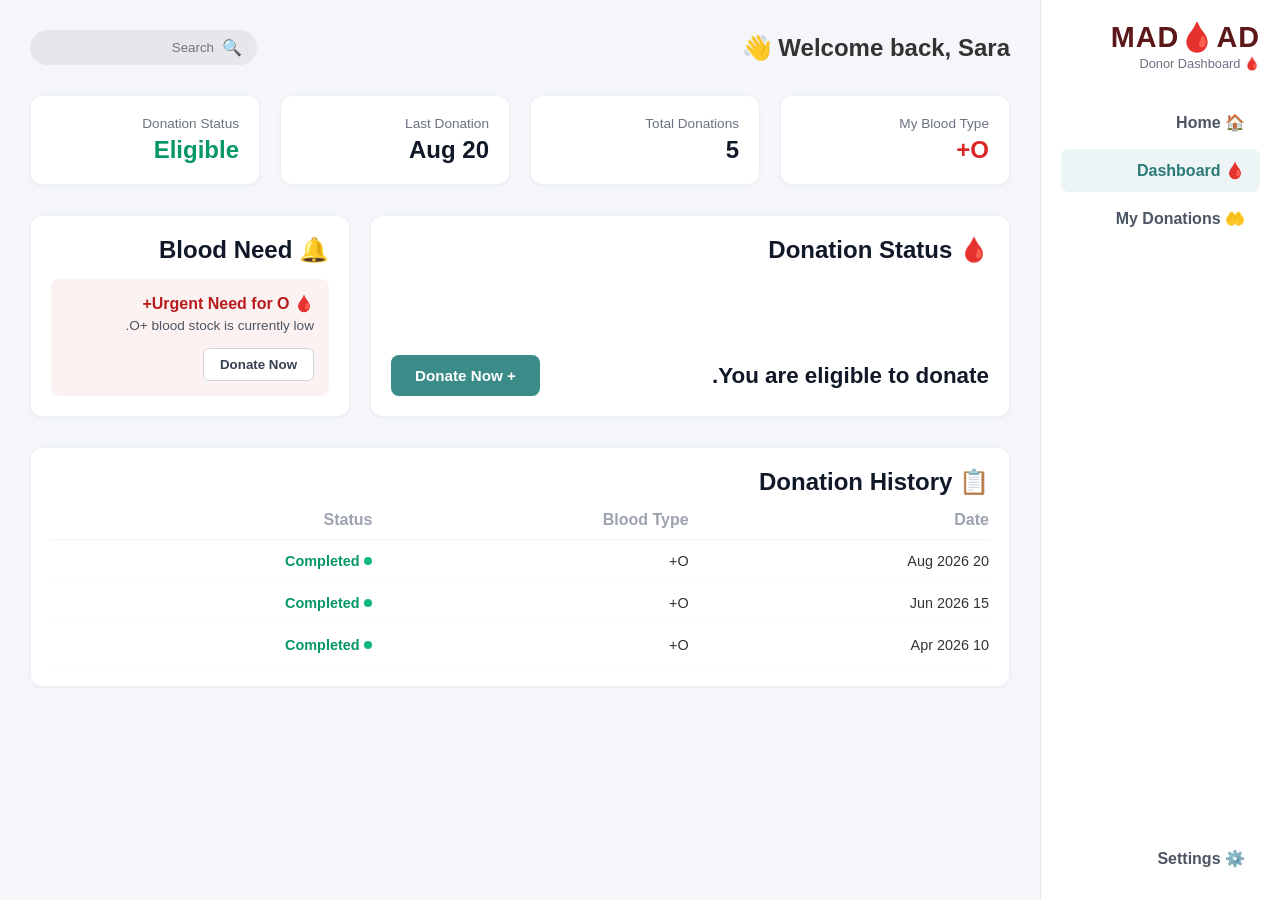
<file: donor dashboard.html>
<!DOCTYPE html>
<html lang="ar" dir="rtl">
<head>
  <meta charset="UTF-8">
  <meta name="viewport" content="width=device-width, initial-scale=1.0">
  <title>MADAD - Donor Dashboard</title>
  <style>
    * {
      box-sizing: border-box;
      margin: 0;
      padding: 0;
      font-family: 'Segoe UI', Tahoma, Geneva, Verdana, sans-serif;
    }

    body {
      background-color: #f4f6f9;
      color: #333;
      display: flex;
      min-height: 100vh;
    }

    /* Sidebar Layout Component */
    aside {
      width: 240px;
      background-color: #ffffff;
      border-left: 1px solid #e5e7eb;
      display: flex;
      flex-direction: column;
      justify-content: space-between;
      padding: 20px;
    }

    .brand-logo {
      font-size: 1.8rem;
      font-weight: 900;
      color: #5c1818;
      letter-spacing: 1px;
      margin-bottom: 2px;
    }

    .brand-logo span {
      color: #dc2626;
    }

    .sub-brand {
      font-size: 0.8rem;
      color: #6b7280;
      margin-bottom: 30px;
      display: flex;
      align-items: center;
      gap: 5px;
    }

    .nav-list {
      list-style: none;
      display: flex;
      flex-direction: column;
      gap: 5px;
    }

    .nav-item a {
      display: flex;
      align-items: center;
      gap: 10px;
      padding: 12px 15px;
      text-decoration: none;
      color: #4b5563;
      font-weight: 600;
      border-radius: 8px;
    }

    .nav-item.active a, .nav-item a:hover {
      background-color: #edf4f6;
      color: #2b7a78;
    }

    /* Main Area Container */
    main {
      flex: 1;
      padding: 30px;
      overflow-y: auto;
    }

    /* Navbar Component */
    header {
      display: flex;
      justify-content: space-between;
      align-items: center;
      margin-bottom: 30px;
    }

    .search-bar {
      display: flex;
      align-items: center;
      background-color: #e5e7eb;
      padding: 8px 15px;
      border-radius: 20px;
    }

    .search-bar input {
      border: none;
      background: transparent;
      outline: none;
      padding-right: 8px;
    }

    /* Statistics Cards Grid Component */
    .stats-grid {
      display: grid;
      grid-template-columns: repeat(auto-fit, minmax(200px, 1fr));
      gap: 20px;
      margin-bottom: 30px;
    }

    .card {
      background: #fff;
      padding: 20px;
      border-radius: 12px;
      box-shadow: 0 1px 3px rgba(0,0,0,0.05);
      border: 1px solid #edf2f7;
    }

    .card p {
      font-size: 0.85rem;
      color: #6b7280;
      margin-bottom: 5px;
    }

    .card h3 {
      font-size: 1.5rem;
      color: #111827;
    }

    /* Main Section Layout Grid */
    .dashboard-grid {
      display: grid;
      grid-template-columns: 2fr 1fr;
      gap: 20px;
      margin-bottom: 30px;
    }

    /* Action Buttons */
    .btn-action {
      background-color: #3b8b88;
      color: white;
      border: none;
      padding: 12px 24px;
      border-radius: 8px;
      font-weight: bold;
      cursor: pointer;
      font-size: 0.95rem;
      transition: background 0.2s;
    }

    .btn-action:hover {
      background-color: #2b6966;
    }

    .btn-secondary {
      background-color: #ffffff;
      color: #374151;
      border: 1px solid #d1d5db;
      padding: 8px 16px;
      border-radius: 6px;
      font-weight: 600;
      cursor: pointer;
      margin-top: 10px;
    }

    /* Status Alert Banner */
    .eligibility-container {
      display: flex;
      justify-content: space-between;
      align-items: center;
      margin-top: 40px;
    }

    .urgent-box {
      background-color: #fcf2f2;
      border-radius: 8px;
      padding: 15px;
      margin-top: 15px;
    }

    /* History Table Component */
    table {
      width: 100%;
      border-collapse: collapse;
      margin-top: 15px;
      text-align: right;
    }

    th {
      color: #9ca3af;
      font-weight: 600;
      padding-bottom: 10px;
      border-bottom: 1px solid #f3f4f6;
    }

    td {
      padding: 12px 0;
      border-bottom: 1px solid #f9fafb;
      font-size: 0.9rem;
    }

    .badge-completed {
      color: #059669;
      font-weight: 600;
      display: inline-flex;
      align-items: center;
      gap: 5px;
    }

    .badge-completed::before {
      content: '';
      width: 8px;
      height: 8px;
      border-radius: 50%;
      background-color: #10b981;
    }
  </style>
</head>
<body>

  <!-- Reusable Sidebar -->
  <aside>
    <div>
      <div class="brand-logo">MAD<span>🩸</span>AD</div>
      <div class="sub-brand">🩸 Donor Dashboard</div>
      
      <ul class="nav-list">
        <li class="nav-item"><a href="#">🏠 Home</a></li>
        <li class="nav-item active"><a href="#">🩸 Dashboard</a></li>
        <li class="nav-item"><a href="#">🤲 My Donations</a></li>
      </ul>
    </div>
    <div class="nav-item"><a href="#">⚙️ Settings</a></div>
  </aside>

  <!-- Main Content Layout -->
  <main>
    
    <!-- Navbar Header -->
    <header>
      <h2>Welcome back, Sara 👋</h2>
      <div class="search-bar">
        🔍 <input type="text" placeholder="Search">
      </div>
    </header>

    <!-- Statistics Cards -->
    <section class="stats-grid">
      <div class="card">
        <p>My Blood Type</p>
        <h3 style="color: #dc2626;">O+</h3>
      </div>
      <div class="card">
        <p>Total Donations</p>
        <h3>5</h3>
      </div>
      <div class="card">
        <p>Last Donation</p>
        <h3>20 Aug</h3>
      </div>
      <div class="card">
        <p>Donation Status</p>
        <h3 style="color: #059669;">Eligible</h3>
      </div>
    </section>

    <!-- Donation Status & Need Notifications -->
    <section class="dashboard-grid">
      
      <!-- Eligibility Card -->
      <div class="card" style="display: flex; flex-direction: column; justify-content: space-between;">
        <h3>🩸 Donation Status</h3>
        <div class="eligibility-container">
          <h2 style="color: #111827; font-size: 1.4rem;">You are eligible to donate.</h2>
          <button class="btn-action" onclick="handleDonate()">+ Donate Now</button>
        </div>
      </div>

      <!-- Blood Need Alert (Dynamic Trigger) -->
      <div class="card">
        <h3>🔔 Blood Need</h3>
        <div class="urgent-box">
          <h4 style="color: #b91c1c; display: flex; items-center; gap: 5px;">🩸 Urgent Need for O+</h4>
          <p style="font-size: 0.85rem; color: #4b5563; margin-top: 5px;">O+ blood stock is currently low.</p>
          <button class="btn-secondary" onclick="handleDonate()">Donate Now</button>
        </div>
      </div>

    </section>

    <!-- Donation History Table -->
    <section class="card">
      <h3>📋 Donation History</h3>
      <table>
        <thead>
          <tr>
            <th>Date</th>
            <th>Blood Type</th>
            <th>Status</th>
          </tr>
        </thead>
        <tbody>
          <tr>
            <td>20 Aug 2026</td>
            <td>O+</td>
            <td><span class="badge-completed">Completed</span></td>
          </tr>
          <tr>
            <td>15 Jun 2026</td>
            <td>O+</td>
            <td><span class="badge-completed">Completed</span></td>
          </tr>
          <tr>
            <td>10 Apr 2026</td>
            <td>O+</td>
            <td><span class="badge-completed">Completed</span></td>
          </tr>
        </tbody>
      </table>
    </section>

  </main>

  <!-- Dynamic Logic Simulation -->
  <script>
    function handleDonate() {
      alert("شكرًا لرغبتك بالتبرع! تم فتح طلب التبرع وسيتواصل معك أقرب بنك دم.");
    }
  </script>

</body>
</html>
</file>
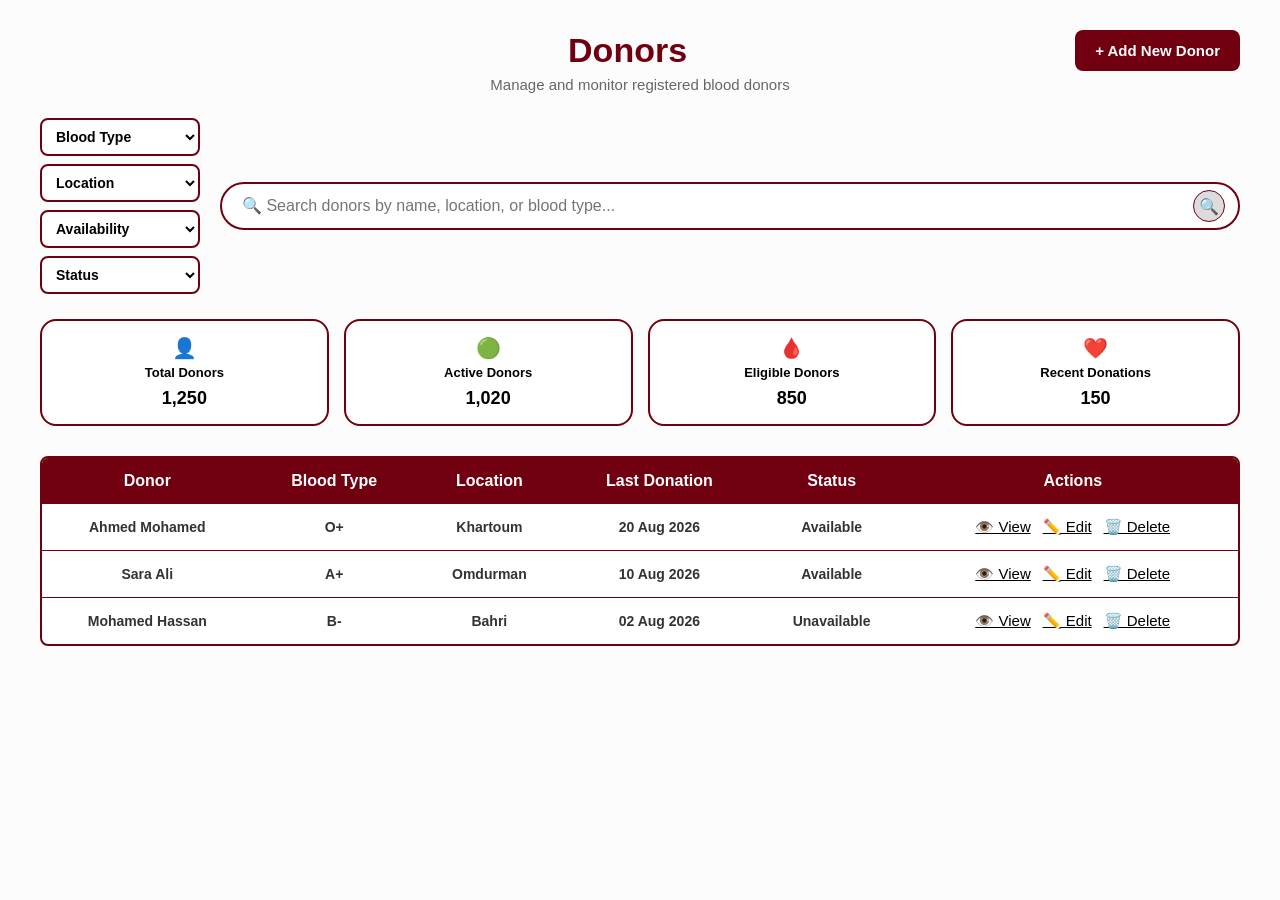
<file: donor.html>
<!DOCTYPE html>
<html lang="en">
<head>
    <meta charset="UTF-8">
    <meta name="viewport" content="width=device-width, initial-scale=1.0">
    <title>Donors Management - MADAD</title>
    <style>
        :root {
            --maroon: #700010;
            --maroon-dark: #50000b;
            --bg-color: #fcfcfc;
            --text-dark: #333;
        }

        * {
            box-sizing: border-box;
            margin: 0;
            padding: 0;
            font-family: 'Segoe UI', Tahoma, Geneva, Verdana, sans-serif;
        }

        body {
            background-color: var(--bg-color);
            color: var(--text-dark);
            padding: 30px 40px;
        }

        /* --- Header Section --- */
        header {
            display: flex;
            justify-content: space-between;
            align-items: center;
            margin-bottom: 5px;
        }

        .header-title-container {
            text-align: center;
            flex: 1;
        }

        .page-title {
            color: var(--maroon);
            font-size: 34px;
            font-weight: bold;
        }

        .subtitle {
            color: #666;
            font-size: 15px;
            margin-top: 5px;
            margin-bottom: 25px;
        }

        .btn-main {
            background-color: var(--maroon);
            color: #fff;
            border: none;
            padding: 12px 20px;
            border-radius: 8px;
            font-weight: bold;
            cursor: pointer;
            font-size: 15px;
            transition: background 0.2s;
        }

        .btn-main:hover {
            background-color: var(--maroon-dark);
        }

        /* --- Filters & Search Bar --- */
        .controls-section {
            display: flex;
            gap: 20px;
            margin-bottom: 25px;
        }

        .filters-group {
            display: flex;
            flex-direction: column;
            gap: 8px;
            width: 160px;
        }

        .filter-select {
            border: 2px solid var(--maroon);
            background-color: #fff;
            color: #000;
            padding: 8px 10px;
            border-radius: 8px;
            font-weight: bold;
            font-size: 14px;
            cursor: pointer;
            outline: none;
        }

        .search-container {
            flex: 1;
            position: relative;
            display: flex;
            align-items: center;
        }

        .search-bar {
            width: 100%;
            height: 48px;
            border: 2px solid var(--maroon);
            border-radius: 25px;
            padding: 0 50px 0 20px;
            font-size: 16px;
            outline: none;
        }

        .search-icon {
            position: absolute;
            right: 15px;
            width: 32px;
            height: 32px;
            background-color: #dcdcdc;
            border: 1px solid var(--maroon);
            border-radius: 50%;
            display: flex;
            align-items: center;
            justify-content: center;
            cursor: pointer;
        }

        /* --- Stats Cards --- */
        .stats-row {
            display: flex;
            justify-content: space-between;
            gap: 15px;
            margin-bottom: 30px;
        }

        .stat-card {
            flex: 1;
            border: 2px solid var(--maroon);
            border-radius: 16px;
            padding: 15px 10px;
            text-align: center;
            background-color: #fff;
        }

        .stat-icon {
            font-size: 20px;
            margin-bottom: 5px;
        }

        .stat-title {
            font-size: 13px;
            font-weight: bold;
            color: #000;
            margin-bottom: 8px;
        }

        .stat-number {
            font-size: 18px;
            font-weight: bold;
            color: #000;
        }

        /* --- Table Section --- */
        .table-container {
            border: 2px solid var(--maroon);
            border-radius: 8px;
            overflow: hidden;
            background-color: #fff;
        }

        .data-table {
            width: 100%;
            border-collapse: collapse;
            text-align: center;
        }

        .data-table th {
            background-color: var(--maroon);
            color: #ffffff;
            padding: 14px;
            font-size: 16px;
            font-weight: 600;
        }

        .data-table td {
            padding: 14px;
            border-bottom: 1.5px solid var(--maroon);
            font-size: 14px;
            font-weight: 600;
        }

        .data-table tr:last-child td {
            border-bottom: none;
        }

        .action-btn {
            background: none;
            border: none;
            cursor: pointer;
            font-size: 15px;
            margin: 0 4px;
            text-decoration: underline;
            color: #000;
        }

        .action-btn:hover {
            color: var(--maroon);
        }
    </style>
</head>
<body>

    <!-- الهيدر والعنوان -->
    <header>
        <div style="width: 140px;"></div>
        <div class="header-title-container">
            <h1 class="page-title">Donors</h1>
        </div>
        <button class="btn-main" onclick="alert('Add Donor Form')">+ Add New Donor</button>
    </header>
    <p class="subtitle" style="text-align: center;">Manage and monitor registered blood donors</p>

    <!-- الفلاتر وشريط البحث -->
    <div class="controls-section">
        <div class="filters-group">
            <select class="filter-select">
                <option value="">Blood Type</option>
                <option>A+</option><option>A-</option>
                <option>B+</option><option>B-</option>
                <option>O+</option><option>O-</option>
                <option>AB+</option><option>AB-</option>
            </select>
            <select class="filter-select">
                <option value="">Location</option>
                <option>Khartoum</option>
                <option>Omdurman</option>
                <option>Bahri</option>
            </select>
            <select class="filter-select">
                <option value="">Availability</option>
                <option>Available</option>
                <option>Unavailable</option>
            </select>
            <select class="filter-select">
                <option value="">Status</option>
                <option>Active</option>
                <option>Inactive</option>
            </select>
        </div>

        <div class="search-container">
            <input type="text" id="searchInput" class="search-bar" placeholder="🔍 Search donors by name, location, or blood type...">
            <div class="search-icon">🔍</div>
        </div>
    </div>

    <!-- كروت الإحصائيات (Statistics Cards) -->
    <div class="stats-row">
        <div class="stat-card">
            <div class="stat-icon">👤</div>
            <div class="stat-title">Total Donors</div>
            <div class="stat-number">1,250</div>
        </div>
        <div class="stat-card">
            <div class="stat-icon">🟢</div>
            <div class="stat-title">Active Donors</div>
            <div class="stat-number">1,020</div>
        </div>
        <div class="stat-card">
            <div class="stat-icon">🩸</div>
            <div class="stat-title">Eligible Donors</div>
            <div class="stat-number">850</div>
        </div>
        <div class="stat-card">
            <div class="stat-icon">❤️</div>
            <div class="stat-title">Recent Donations</div>
            <div class="stat-number">150</div>
        </div>
    </div>

    <!-- جدول المتبرعين (Donors Table) -->
    <div class="table-container">
        <table class="data-table" id="donorsTable">
            <thead>
                <tr>
                    <th>Donor</th>
                    <th>Blood Type</th>
                    <th>Location</th>
                    <th>Last Donation</th>
                    <th>Status</th>
                    <th>Actions</th>
                </tr>
            </thead>
            <tbody>
                <tr>
                    <td>Ahmed Mohamed</td>
                    <td>O+</td>
                    <td>Khartoum</td>
                    <td>20 Aug 2026</td>
                    <td>Available</td>
                    <td>
                        <button class="action-btn" title="View" onclick="viewDonor('Ahmed Mohamed')">👁️ View</button>
                        <button class="action-btn" title="Edit" onclick="editDonor('Ahmed Mohamed')">✏️ Edit</button>
                        <button class="action-btn" title="Delete" onclick="deleteDonor(this)">🗑️ Delete</button>
                    </td>
                </tr>
                <tr>
                    <td>Sara Ali</td>
                    <td>A+</td>
                    <td>Omdurman</td>
                    <td>10 Aug 2026</td>
                    <td>Available</td>
                    <td>
                        <button class="action-btn" title="View" onclick="viewDonor('Sara Ali')">👁️ View</button>
                        <button class="action-btn" title="Edit" onclick="editDonor('Sara Ali')">✏️ Edit</button>
                        <button class="action-btn" title="Delete" onclick="deleteDonor(this)">🗑️ Delete</button>
                    </td>
                </tr>
                <tr>
                    <td>Mohamed Hassan</td>
                    <td>B-</td>
                    <td>Bahri</td>
                    <td>02 Aug 2026</td>
                    <td>Unavailable</td>
                    <td>
                        <button class="action-btn" title="View" onclick="viewDonor('Mohamed Hassan')">👁️ View</button>
                        <button class="action-btn" title="Edit" onclick="editDonor('Mohamed Hassan')">✏️ Edit</button>
                        <button class="action-btn" title="Delete" onclick="deleteDonor(this)">🗑️ Delete</button>
                    </td>
                </tr>
            </tbody>
        </table>
    </div>

    <script>
        // البحث التفاعلي في الجدول
        document.getElementById('searchInput').addEventListener('keyup', function() {
            let filter = this.value.toLowerCase();
            let rows = document.querySelectorAll('#donorsTable tbody tr');

            rows.forEach(row => {
                let text = row.textContent.toLowerCase();
                row.style.display = text.includes(filter) ? '' : 'none';
            });
        });

        // عمليات الإجراءات (Actions)
        function viewDonor(name) {
            alert(`عرض تفاصيل المتبرع: ${name}`);
        }

        function editDonor(name) {
            alert(`تعديل بيانات المتبرع: ${name}`);
        }

        function deleteDonor(btn) {
            if (confirm("هل أنت تأكد من رغبتك في حذف هذا المتبرع؟")) {
                let row = btn.parentNode.parentNode;
                row.parentNode.removeChild(row);
            }
        }
    </script>
</body>
</html>
</file>
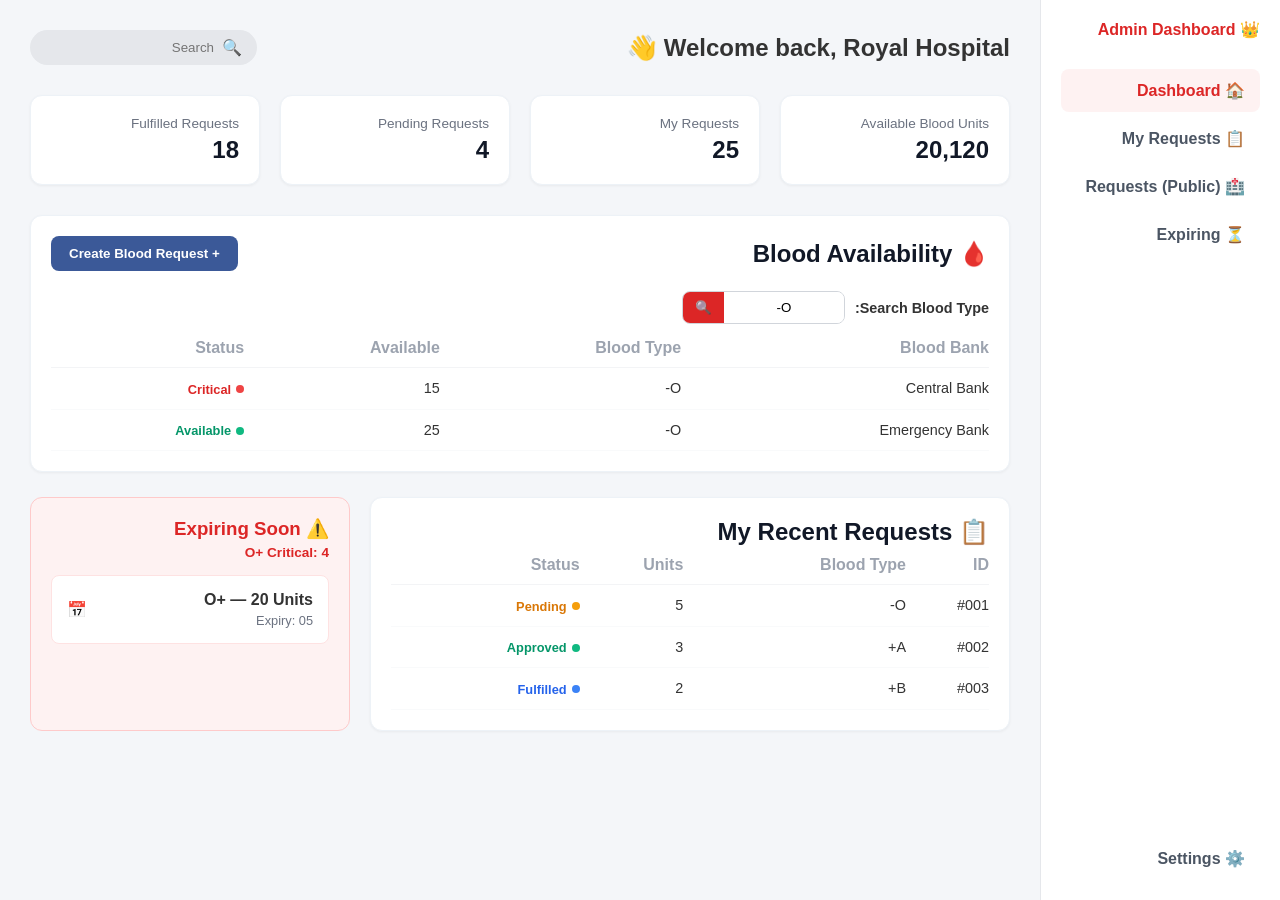
<file: hospital dashboard.html>
<!DOCTYPE html>
<html lang="ar" dir="rtl">
<head>
  <meta charset="UTF-8">
  <meta name="viewport" content="width=device-width, initial-scale=1.0">
  <title>Hospital Dashboard - Royal Hospital</title>
  <style>
    * {
      box-sizing: border-box;
      margin: 0;
      padding: 0;
      font-family: 'Segoe UI', Tahoma, Geneva, Verdana, sans-serif;
    }

    body {
      background-color: #f4f6f9;
      color: #333;
      display: flex;
      min-height: 100vh;
    }

    /* Sidebar */
    aside {
      width: 240px;
      background-color: #ffffff;
      border-left: 1px solid #e5e7eb;
      display: flex;
      flex-direction: column;
      justify-content: space-between;
      padding: 20px;
    }

    .logo {
      display: flex;
      align-items: center;
      gap: 10px;
      font-weight: bold;
      color: #dc2626;
      margin-bottom: 30px;
    }

    .nav-list {
      list-style: none;
      display: flex;
      flex-direction: column;
      gap: 5px;
    }

    .nav-item a {
      display: flex;
      align-items: center;
      gap: 10px;
      padding: 12px 15px;
      text-decoration: none;
      color: #4b5563;
      font-weight: 600;
      border-radius: 8px;
    }

    .nav-item.active a, .nav-item a:hover {
      background-color: #fef2f2;
      color: #dc2626;
    }

    /* Main Content */
    main {
      flex: 1;
      padding: 30px;
      overflow-y: auto;
    }

    /* Top Bar */
    header {
      display: flex;
      justify-content: space-between;
      align-items: center;
      margin-bottom: 30px;
    }

    .search-bar {
      display: flex;
      align-items: center;
      background-color: #e5e7eb;
      padding: 8px 15px;
      border-radius: 20px;
    }

    .search-bar input {
      border: none;
      background: transparent;
      outline: none;
      padding-right: 8px;
    }

    /* Stat Cards */
    .stats-grid {
      display: grid;
      grid-template-columns: repeat(auto-fit, minmax(200px, 1fr));
      gap: 20px;
      margin-bottom: 30px;
    }

    .card {
      background: #fff;
      padding: 20px;
      border-radius: 12px;
      box-shadow: 0 1px 3px rgba(0,0,0,0.05);
      border: 1px solid #edf2f7;
    }

    .card p {
      font-size: 0.85rem;
      color: #6b7280;
      margin-bottom: 5px;
    }

    .card h3 {
      font-size: 1.5rem;
      color: #111827;
    }

    /* Blood Availability Section */
    .section-header {
      display: flex;
      justify-content: space-between;
      align-items: center;
      margin-bottom: 20px;
    }

    .search-box-container {
      display: flex;
      align-items: center;
      gap: 10px;
    }

    .filter-input-group {
      display: flex;
      align-items: center;
      border: 1px solid #d1d5db;
      border-radius: 8px;
      overflow: hidden;
      background: #fff;
    }

    .filter-input-group input {
      border: none;
      padding: 8px 12px;
      outline: none;
      width: 120px;
      text-align: center;
    }

    .filter-input-group button {
      background-color: #dc2626;
      color: white;
      border: none;
      padding: 8px 12px;
      cursor: pointer;
    }

    .btn-create {
      background-color: #3b5998;
      color: white;
      border: none;
      padding: 10px 18px;
      border-radius: 8px;
      font-weight: bold;
      cursor: pointer;
      display: flex;
      align-items: center;
      gap: 6px;
    }

    .btn-create:hover {
      background-color: #2d4373;
    }

    /* Tables */
    table {
      width: 100%;
      border-collapse: collapse;
      margin-top: 10px;
      text-align: right;
    }

    th {
      color: #9ca3af;
      font-weight: 600;
      padding-bottom: 10px;
      border-bottom: 1px solid #f3f4f6;
    }

    td {
      padding: 12px 0;
      border-bottom: 1px solid #f9fafb;
      font-size: 0.9rem;
    }

    /* Status Badges */
    .badge {
      display: inline-flex;
      align-items: center;
      gap: 5px;
      font-size: 0.8rem;
      font-weight: 600;
    }

    .badge::before {
      content: '';
      width: 8px;
      height: 8px;
      border-radius: 50%;
    }

    .badge.available { color: #059669; }
    .badge.available::before { background-color: #10b981; }

    .badge.critical { color: #dc2626; }
    .badge.critical::before { background-color: #ef4444; }

    .badge.pending { color: #d97706; }
    .badge.pending::before { background-color: #f59e0b; }

    .badge.approved { color: #059669; }
    .badge.approved::before { background-color: #10b981; }

    .badge.fulfilled { color: #2563eb; }
    .badge.fulfilled::before { background-color: #3b82f6; }

    /* Lower Grid */
    .lower-grid {
      display: grid;
      grid-template-columns: 2fr 1fr;
      gap: 20px;
      margin-top: 25px;
    }

    .expiring-card {
      background-color: #fef2f2;
      border: 1px solid #fecaca;
      border-radius: 12px;
      padding: 20px;
    }

    .expiring-box {
      background: white;
      padding: 15px;
      border-radius: 8px;
      margin-top: 15px;
      display: flex;
      justify-content: space-between;
      align-items: center;
      border: 1px solid #fee2e2;
    }
  </style>
</head>
<body>

  <!-- Sidebar -->
  <aside>
    <div>
      <div class="logo">
        <span>👑 Admin Dashboard</span>
      </div>
      <ul class="nav-list">
        <li class="nav-item active"><a href="#">🏠 Dashboard</a></li>
        <li class="nav-item"><a href="#">📋 My Requests</a></li>
        <li class="nav-item"><a href="#">🏥 Requests (Public)</a></li>
        <li class="nav-item"><a href="#">⏳ Expiring</a></li>
      </ul>
    </div>
    <div class="nav-item"><a href="#">⚙️ Settings</a></div>
  </aside>

  <!-- Main Content -->
  <main>
    
    <!-- Top Header -->
    <header>
      <h2>Welcome back, Royal Hospital 👋</h2>
      <div class="search-bar">
        🔍 <input type="text" placeholder="Search">
      </div>
    </header>

    <!-- Statistics -->
    <section class="stats-grid">
      <div class="card">
        <p>Available Blood Units</p>
        <h3>20,120</h3>
      </div>
      <div class="card">
        <p>My Requests</p>
        <h3>25</h3>
      </div>
      <div class="card">
        <p>Pending Requests</p>
        <h3>4</h3>
      </div>
      <div class="card">
        <p>Fulfilled Requests</p>
        <h3>18</h3>
      </div>
    </section>

    <!-- Blood Availability Section -->
    <section class="card">
      <div class="section-header">
        <h3>🩸 Blood Availability</h3>
        <button class="btn-create" onclick="createRequest()">+ Create Blood Request</button>
      </div>

      <div class="search-box-container" style="margin-bottom: 15px;">
        <label style="font-size: 0.9rem; font-weight: 600;">Search Blood Type:</label>
        <div class="filter-input-group">
          <input type="text" id="bloodSearchInput" value="O-">
          <button onclick="filterBloodType()">🔍</button>
        </div>
      </div>

      <table>
        <thead>
          <tr>
            <th>Blood Bank</th>
            <th>Blood Type</th>
            <th>Available</th>
            <th>Status</th>
          </tr>
        </thead>
        <tbody id="availabilityTable">
          <tr>
            <td>Central Bank</td>
            <td>O-</td>
            <td>15</td>
            <td><span class="badge critical">Critical</span></td>
          </tr>
          <tr>
            <td>Emergency Bank</td>
            <td>O-</td>
            <td>25</td>
            <td><span class="badge available">Available</span></td>
          </tr>
        </tbody>
      </table>
    </section>

    <!-- Lower Section -->
    <section class="lower-grid">
      
      <!-- My Recent Requests Table -->
      <div class="card">
        <h3>📋 My Recent Requests</h3>
        <table>
          <thead>
            <tr>
              <th>ID</th>
              <th>Blood Type</th>
              <th>Units</th>
              <th>Status</th>
            </tr>
          </thead>
          <tbody>
            <tr>
              <td>#001</td>
              <td>O-</td>
              <td>5</td>
              <td><span class="badge pending">Pending</span></td>
            </tr>
            <tr>
              <td>#002</td>
              <td>A+</td>
              <td>3</td>
              <td><span class="badge approved">Approved</span></td>
            </tr>
            <tr>
              <td>#003</td>
              <td>B+</td>
              <td>2</td>
              <td><span class="badge fulfilled">Fulfilled</span></td>
            </tr>
          </tbody>
        </table>
      </div>

      <!-- Expiring Soon Alert -->
      <div class="expiring-card">
        <h3 style="color: #dc2626;">⚠️ Expiring Soon</h3>
        <p style="color: #dc2626; font-size: 0.85rem; margin-top: 5px; font-weight: bold;">O+ Critical: 4</p>
        <div class="expiring-box">
          <div>
            <strong>O+ — 20 Units</strong>
            <p style="font-size: 0.8rem; color: #6b7280; margin-top: 4px;">Expiry: 05</p>
          </div>
          <span>📅</span>
        </div>
      </div>

    </section>

  </main>

  <!-- JavaScript Dynamic Functionality -->
  <script>
    // تصفية نتائج البحث حسب الفصيلة
    function filterBloodType() {
      const input = document.getElementById('bloodSearchInput').value.toUpperCase().trim();
      const table = document.getElementById('availabilityTable');
      const rows = table.getElementsByTagName('tr');

      for (let i = 0; i < rows.length; i++) {
        const typeCell = rows[i].getElementsByTagName('td')[1];
        if (typeCell) {
          const txtValue = typeCell.textContent || typeCell.innerText;
          if (txtValue.toUpperCase().indexOf(input) > -1 || input === '') {
            rows[i].style.display = '';
          } else {
            rows[i].style.display = 'none';
          }
        }
      }
    }

    // زر إضافة طلب دم جديد
    function createRequest() {
      const bloodType = prompt("أدخل فصيلة الدم المطلوبة (مثال: O-, A+):");
      if (bloodType) {
        const units = prompt("أدخل عدد الوحدات المطلوبة:");
        if (units) {
          alert(`تم إنشاء طلب جديد بنجاح!\nفصيلة الدم: ${bloodType}\nعدد الوحدات: ${units}`);
        }
      }
    }
  </script>

</body>
</html>
</file>
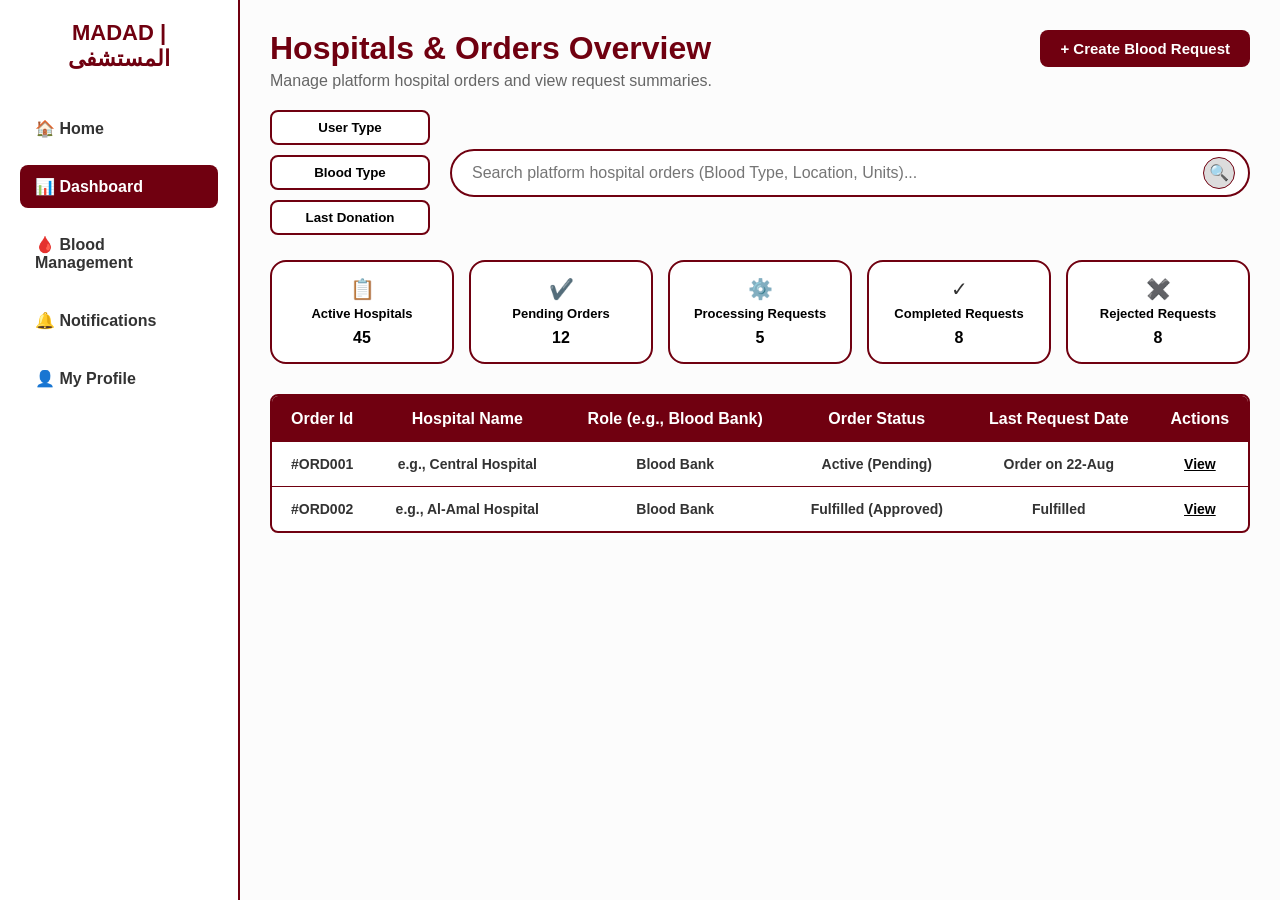
<file: hospitals.html>
<!DOCTYPE html>
<html lang="en">
<head>
    <meta charset="UTF-8">
    <meta name="viewport" content="width=device-width, initial-scale=1.0">
    <title>Hospital Dashboard - MADAD</title>
    <style>
        * {
            box-sizing: border-box;
            margin: 0;
            padding: 0;
            font-family: 'Segoe UI', Tahoma, Geneva, Verdana, sans-serif;
        }

        body {
            background-color: #fcfcfc;
            color: #333;
            display: flex;
            min-height: 100vh;
        }

        /* القائمة الجانبية للتنقل */
        .sidebar {
            width: 240px;
            background-color: #ffffff;
            border-right: 2px solid #700010;
            padding: 20px;
            display: flex;
            flex-direction: column;
            gap: 15px;
        }

        .sidebar-title {
            color: #700010;
            font-size: 22px;
            font-weight: bold;
            margin-bottom: 20px;
            text-align: center;
        }

        .nav-item {
            padding: 12px 15px;
            border-radius: 8px;
            color: #333;
            text-decoration: none;
            font-weight: 600;
            cursor: pointer;
            display: flex;
            align-items: center;
            gap: 10px;
            transition: all 0.2s ease;
        }

        .nav-item:hover, .nav-item.active {
            background-color: #700010;
            color: #ffffff;
        }

        /* المحتوى الرئيسي */
        .main-content {
            flex: 1;
            padding: 30px;
            overflow-y: auto;
        }

        header {
            display: flex;
            justify-content: space-between;
            align-items: center;
            margin-bottom: 20px;
        }

        .page-title {
            color: #700010;
            font-size: 32px;
            font-weight: bold;
        }

        .btn-main {
            background-color: #700010;
            color: #fff;
            border: none;
            padding: 10px 20px;
            border-radius: 8px;
            font-weight: bold;
            cursor: pointer;
            font-size: 15px;
        }

        .btn-main:hover {
            background-color: #50000b;
        }

        /* أدوات التصفية والبحث */
        .controls-section {
            display: flex;
            gap: 20px;
            margin-bottom: 25px;
        }

        .filters-group {
            display: flex;
            flex-direction: column;
            gap: 10px;
            width: 160px;
        }

        .filter-btn {
            border: 2px solid #700010;
            background-color: #fff;
            color: #000;
            padding: 8px;
            border-radius: 8px;
            font-weight: bold;
            cursor: pointer;
            text-align: center;
        }

        .search-container {
            flex: 1;
            position: relative;
            display: flex;
            align-items: center;
        }

        .search-bar {
            width: 100%;
            height: 48px;
            border: 2px solid #700010;
            border-radius: 25px;
            padding: 0 50px 0 20px;
            font-size: 16px;
            outline: none;
        }

        .search-icon {
            position: absolute;
            right: 15px;
            width: 32px;
            height: 32px;
            background-color: #dcdcdc;
            border: 1px solid #700010;
            border-radius: 50%;
            display: flex;
            align-items: center;
            justify-content: center;
            cursor: pointer;
        }

        /* كروت الإحصائيات */
        .stats-row {
            display: flex;
            justify-content: space-between;
            gap: 15px;
            margin-bottom: 30px;
        }

        .stat-card {
            flex: 1;
            border: 2px solid #700010;
            border-radius: 16px;
            padding: 15px 10px;
            text-align: center;
            background-color: #fff;
        }

        .stat-icon {
            font-size: 20px;
            margin-bottom: 5px;
        }

        .stat-title {
            font-size: 13px;
            font-weight: bold;
            color: #000;
            margin-bottom: 8px;
        }

        .stat-number {
            font-size: 16px;
            font-weight: bold;
            color: #000;
        }

        /* الجدول الرئيسية */
        .table-container {
            border: 2px solid #700010;
            border-radius: 8px;
            overflow: hidden;
            background-color: #fff;
        }

        .data-table {
            width: 100%;
            border-collapse: collapse;
            text-align: center;
        }

        .data-table th {
            background-color: #700010;
            color: #ffffff;
            padding: 14px;
            font-size: 16px;
            font-weight: 600;
        }

        .data-table td {
            padding: 14px;
            border-bottom: 1.5px solid #700010;
            font-size: 14px;
            font-weight: 600;
        }

        .data-table tr:last-child td {
            border-bottom: none;
        }

        .action-link {
            color: #000;
            text-decoration: underline;
            cursor: pointer;
        }

        /* النافذة المنبثقة لإنشاء طلب جديد */
        .modal {
            display: none;
            position: fixed;
            top: 0; left: 0; width: 100%; height: 100%;
            background: rgba(0,0,0,0.5);
            justify-content: center;
            align-items: center;
        }

        .modal-content {
            background: #fff;
            padding: 25px;
            border-radius: 12px;
            width: 450px;
            border: 2px solid #700010;
        }

        .modal-title {
            color: #700010;
            margin-bottom: 15px;
            text-align: center;
        }

        .form-group {
            margin-bottom: 12px;
        }

        .form-group label {
            display: block;
            font-size: 13px;
            font-weight: bold;
            margin-bottom: 4px;
        }

        .form-group input, .form-group select, .form-group textarea {
            width: 100%;
            padding: 8px;
            border: 1px solid #700010;
            border-radius: 6px;
            outline: none;
        }

        .modal-actions {
            display: flex;
            justify-content: space-between;
            margin-top: 20px;
        }

        .btn-secondary {
            background: #ccc;
            border: none;
            padding: 8px 15px;
            border-radius: 6px;
            cursor: pointer;
        }
    </style>
</head>
<body>

    <!-- القائمة الجانبية الخاصة بالمستشفى -->
    <div class="sidebar">
        <div class="sidebar-title">MADAD | المستشفى</div>
        <a class="nav-item">🏠 Home</a>
        <a class="nav-item active">📊 Dashboard</a>
        <a class="nav-item">🩸 Blood Management</a>
        <a class="nav-item">🔔 Notifications</a>
        <a class="nav-item">👤 My Profile</a>
    </div>

    <!-- المحتوى الرئيسي -->
    <div class="main-content">
        
        <header>
            <h1 class="page-title">Hospitals & Orders Overview</h1>
            <button class="btn-main" onclick="openModal()">+ Create Blood Request</button>
        </header>

        <p style="color: #666; margin-top: -15px; margin-bottom: 20px;">Manage platform hospital orders and view request summaries.</p>

        <!-- التصفية والبحث -->
        <div class="controls-section">
            <div class="filters-group">
                <button class="filter-btn">User Type</button>
                <button class="filter-btn">Blood Type</button>
                <button class="filter-btn">Last Donation</button>
            </div>

            <div class="search-container">
                <input type="text" class="search-bar" placeholder="Search platform hospital orders (Blood Type, Location, Units)...">
                <div class="search-icon">🔍</div>
            </div>
        </div>

        <!-- ملخص الحالات الإحصائية -->
        <div class="stats-row">
            <div class="stat-card">
                <div class="stat-icon">📋</div>
                <div class="stat-title">Active Hospitals</div>
                <div class="stat-number">45</div>
            </div>
            <div class="stat-card">
                <div class="stat-icon">✔️</div>
                <div class="stat-title">Pending Orders</div>
                <div class="stat-number">12</div>
            </div>
            <div class="stat-card">
                <div class="stat-icon">⚙️</div>
                <div class="stat-title">Processing Requests</div>
                <div class="stat-number">5</div>
            </div>
            <div class="stat-card">
                <div class="stat-icon">✓</div>
                <div class="stat-title">Completed Requests</div>
                <div class="stat-number">8</div>
            </div>
            <div class="stat-card">
                <div class="stat-icon">✖️</div>
                <div class="stat-title">Rejected Requests</div>
                <div class="stat-number">8</div>
            </div>
        </div>

        <!-- جدول متابعة الطلبات (My Blood Requests) -->
        <div class="table-container">
            <table class="data-table">
                <thead>
                    <tr>
                        <th>Order Id</th>
                        <th>Hospital Name</th>
                        <th>Role (e.g., Blood Bank)</th>
                        <th>Order Status</th>
                        <th>Last Request Date</th>
                        <th>Actions</th>
                    </tr>
                </thead>
                <tbody>
                    <tr>
                        <td>#ORD001</td>
                        <td>e.g., Central Hospital</td>
                        <td>Blood Bank</td>
                        <td>Active (Pending)</td>
                        <td>Order on 22-Aug</td>
                        <td><span class="action-link" onclick="viewDetails('#ORD001')">View</span></td>
                    </tr>
                    <tr>
                        <td>#ORD002</td>
                        <td>e.g., Al-Amal Hospital</td>
                        <td>Blood Bank</td>
                        <td>Fulfilled (Approved)</td>
                        <td>Fulfilled</td>
                        <td><span class="action-link" onclick="viewDetails('#ORD002')">View</span></td>
                    </tr>
                </tbody>
            </table>
        </div>

    </div>

    <!-- النافذة المنبثقة: إنشاء طلب جديد (Create Blood Request) -->
    <div class="modal" id="requestModal">
        <div class="modal-content">
            <h2 class="modal-title">➕ Create Blood Request</h2>
            <form id="bloodRequestForm">
                <div class="form-group">
                    <label>Blood Type</label>
                    <select required>
                        <option value="">Select Blood Type</option>
                        <option>A+</option><option>A-</option>
                        <option>B+</option><option>B-</option>
                        <option>O+</option><option>O-</option>
                        <option>AB+</option><option>AB-</option>
                    </select>
                </div>
                <div class="form-group">
                    <label>Required Units</label>
                    <input type="number" min="1" required placeholder="Number of units">
                </div>
                <div class="form-group">
                    <label>Required Date</label>
                    <input type="date" required>
                </div>
                <div class="form-group">
                    <label>Priority</label>
                    <select>
                        <option>Normal</option>
                        <option>Urgent</option>
                        <option>Emergency</option>
                    </select>
                </div>
                <div class="form-group">
                    <label>Reason & Notes</label>
                    <textarea rows="3" placeholder="Enter reason and notes..."></textarea>
                </div>
                <div class="modal-actions">
                    <button type="button" class="btn-secondary" onclick="closeModal()">Cancel</button>
                    <button type="submit" class="btn-main">Submit Request</button>
                </div>
            </form>
        </div>
    </div>

    <script>
        function openModal() {
            document.getElementById('requestModal').style.display = 'flex';
        }

        function closeModal() {
            document.getElementById('requestModal').style.display = 'none';
        }

        document.getElementById('bloodRequestForm').addEventListener('submit', function(e) {
            e.preventDefault();
            alert('تم إرسال طلب الدم بنجاح ومتابعة حالته قيد الانتظار!');
            closeModal();
        });

        function viewDetails(orderId) {
            alert(`تفاصيل الطلب رقم: ${orderId}`);
        }
    </script>
</body>
</html>
</file>
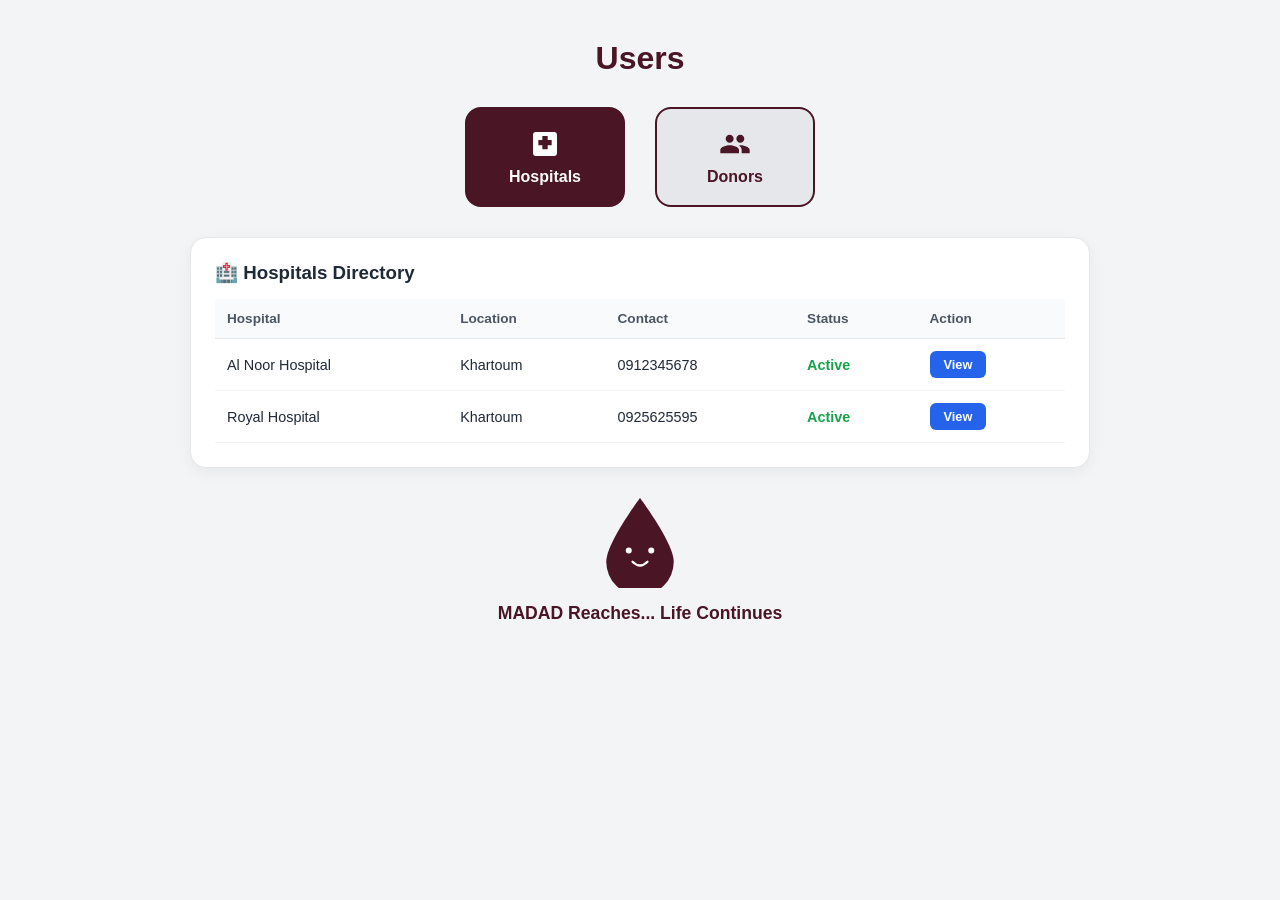
<file: user.html>
<!DOCTYPE html>
<html lang="en">
<head>
  <meta charset="UTF-8">
  <meta name="viewport" content="width=device-width, initial-scale=1.0">
  <title>MADAD - Users Management</title>
  <style>
    * {
      box-sizing: border-box;
      margin: 0;
      padding: 0;
      font-family: 'Segoe UI', Tahoma, Geneva, Verdana, sans-serif;
    }

    body {
      background-color: #f3f4f6;
      color: #1f2937;
      display: flex;
      flex-direction: column;
      align-items: center;
      min-height: 100vh;
      padding: 40px 20px;
    }

    .container {
      width: 100%;
      max-width: 900px;
      display: flex;
      flex-direction: column;
      align-items: center;
    }

    .page-title {
      font-size: 2rem;
      font-weight: 800;
      color: #4a1525;
      margin-bottom: 30px;
    }

    /* Tabs Navigation Buttons */
    .tabs-container {
      display: flex;
      gap: 30px;
      margin-bottom: 30px;
    }

    .tab-card {
      width: 160px;
      height: 100px;
      background-color: #e5e7eb;
      border: 2px solid #4a1525;
      border-radius: 16px;
      display: flex;
      flex-direction: column;
      justify-content: center;
      align-items: center;
      gap: 8px;
      cursor: pointer;
      transition: all 0.2s ease;
      font-weight: 700;
      color: #4a1525;
    }

    .tab-card:hover, .tab-card.active {
      background-color: #4a1525;
      color: #ffffff;
    }

    .tab-card:hover svg, .tab-card.active svg {
      fill: #ffffff;
    }

    .tab-card svg {
      width: 32px;
      height: 32px;
      fill: #4a1525;
      transition: fill 0.2s ease;
    }

    /* Tab Content Screens */
    .tab-content {
      display: none;
      width: 100%;
      background: #ffffff;
      border-radius: 16px;
      padding: 24px;
      box-shadow: 0 4px 15px rgba(0,0,0,0.05);
      border: 1px solid #e5e7eb;
    }

    .tab-content.active {
      display: block;
    }

    /* Character Brand Area */
    .brand-footer {
      display: flex;
      flex-direction: column;
      align-items: center;
      margin-top: 30px;
    }

    .blood-drop-icon {
      width: 80px;
      height: 90px;
      margin-bottom: 15px;
    }

    .brand-slogan {
      font-size: 1.1rem;
      font-weight: 700;
      color: #4a1525;
    }

    /* Filters Layout */
    .filter-bar {
      display: grid;
      grid-template-columns: repeat(auto-fit, minmax(180px, 1fr));
      gap: 12px;
      margin-bottom: 20px;
    }

    .filter-bar input, .filter-bar select {
      padding: 10px 12px;
      border: 1px solid #d1d5db;
      border-radius: 8px;
      outline: none;
      font-size: 0.9rem;
    }

    /* Data Tables */
    table {
      width: 100%;
      border-collapse: collapse;
      text-align: left;
    }

    th {
      background-color: #f9fafb;
      color: #4b5563;
      padding: 12px;
      font-size: 0.85rem;
      border-bottom: 1px solid #e5e7eb;
    }

    td {
      padding: 12px;
      border-bottom: 1px solid #f3f4f6;
      font-size: 0.9rem;
    }

    .btn-view {
      padding: 6px 14px;
      background-color: #2563eb;
      color: #fff;
      border: none;
      border-radius: 6px;
      cursor: pointer;
      font-size: 0.8rem;
      font-weight: 600;
    }

    /* Modal Popups Overlay */
    .modal-overlay {
      position: fixed;
      top: 0;
      left: 0;
      width: 100vw;
      height: 100vh;
      background-color: rgba(0, 0, 0, 0.4);
      display: flex;
      justify-content: center;
      align-items: center;
      opacity: 0;
      visibility: hidden;
      transition: all 0.3s ease;
      z-index: 1000;
    }

    .modal-overlay.active {
      opacity: 1;
      visibility: visible;
    }

    .popup-box {
      width: 420px;
      background-color: #e5e7eb;
      border: 3px solid #4a1525;
      border-radius: 20px;
      padding: 30px;
      box-shadow: 0 10px 25px rgba(0, 0, 0, 0.2);
      position: relative;
    }

    .btn-close {
      position: absolute;
      top: 15px;
      right: 20px;
      background: none;
      border: none;
      font-size: 1.4rem;
      color: #4a1525;
      cursor: pointer;
      font-weight: bold;
    }

    .popup-icon {
      width: 50px;
      height: 50px;
      fill: #4a1525;
      display: block;
      margin: 0 auto 20px auto;
    }

    .info-list {
      display: flex;
      flex-direction: column;
      gap: 10px;
      font-size: 0.95rem;
    }

    .info-item {
      display: flex;
      gap: 6px;
    }

    .info-item strong {
      color: #1f2937;
    }

    .info-item span.highlight {
      color: #2563eb;
    }
  </style>
</head>
<body>

  <div class="container">
    <h1 class="page-title">Users</h1>

    <!-- Tabs Header Buttons -->
    <div class="tabs-container">
      <div class="tab-card active" onclick="switchTab('hospitals')">
        <svg viewBox="0 0 24 24"><path d="M19 3H5c-1.1 0-2 .9-2 2v14c0 1.1.9 2 2 2h14c1.1 0 2-.9 2-2V5c0-1.1-.9-2-2-2zm-2 10h-3v3h-4v-3H7V9h3V6h4v3h3v4z"/></svg>
        <span>Hospitals</span>
      </div>
      <div class="tab-card" onclick="switchTab('donors')">
        <svg viewBox="0 0 24 24"><path d="M16 11c1.66 0 2.99-1.34 2.99-3S17.66 5 16 5c-1.66 0-3 1.34-3 3s1.34 3 3 3zm-8 0c1.66 0 2.99-1.34 2.99-3S9.66 5 8 5C6.34 5 5 6.34 5 8s1.34 3 3 3zm0 2c-2.33 0-7 1.17-7 3.5V19h14v-2.5c0-2.33-4.67-3.5-7-3.5zm8 0c-.29 0-.62.02-.97.05 1.16.84 1.97 1.97 1.97 3.45V19h6v-2.5c0-2.33-4.67-3.5-7-3.5z"/></svg>
        <span>Donors</span>
      </div>
    </div>

    <!-- Tab 1: Hospitals Content -->
    <div id="hospitalsTab" class="tab-content active">
      <h3 style="margin-bottom: 15px;">🏥 Hospitals Directory</h3>
      <table>
        <thead>
          <tr>
            <th>Hospital</th>
            <th>Location</th>
            <th>Contact</th>
            <th>Status</th>
            <th>Action</th>
          </tr>
        </thead>
        <tbody>
          <tr>
            <td>Al Noor Hospital</td>
            <td>Khartoum</td>
            <td>0912345678</td>
            <td><span style="color: #16a34a; font-weight: 600;">Active</span></td>
            <td><button class="btn-view" onclick="openHospitalModal('Al Noor Hospital', 'Khartoum', '0912345678', 'alnoor@gmail.com', 'Active', 'Central Blood Bank', '3 Active Requests', '42 Completed')">View</button></td>
          </tr>
          <tr>
            <td>Royal Hospital</td>
            <td>Khartoum</td>
            <td>0925625595</td>
            <td><span style="color: #16a34a; font-weight: 600;">Active</span></td>
            <td><button class="btn-view" onclick="openHospitalModal('Royal Hospital', 'Khartoum', '0925625595', 'royle@gamil.com', 'Active', 'Khartoum Central Blood', '2 Active Requests', '15 Completed Requests')">View</button></td>
          </tr>
        </tbody>
      </table>
    </div>

    <!-- Tab 2: Donors Content -->
    <div id="donorsTab" class="tab-content">
      <h3 style="margin-bottom: 15px;">👥 Donors Directory</h3>
      
      <!-- Search & Filters -->
      <div class="filter-bar">
        <input type="text" placeholder="Search by Name...">
        <select>
          <option value="">Blood Type (All)</option>
          <option>A+</option><option>O+</option><option>O-</option>
        </select>
        <select>
          <option value="">Location (All)</option>
          <option>Khartoum</option>
        </select>
        <select>
          <option value="">Availability</option>
          <option>Available</option>
          <option>Not Available</option>
        </select>
      </div>

      <table>
        <thead>
          <tr>
            <th>Donor</th>
            <th>Blood Type</th>
            <th>Location</th>
            <th>Last Donation</th>
            <th>Status</th>
            <th>Action</th>
          </tr>
        </thead>
        <tbody>
          <tr>
            <td>Ahmed Ali</td>
            <td>O+</td>
            <td>Khartoum</td>
            <td>10 Aug</td>
            <td><span style="color: #16a34a; font-weight: 600;">Available</span></td>
            <td><button class="btn-view" onclick="openDonorModal('Ahmed Ali', 'O+', '0925625595', 'Khartoum', '20 Sep', 'Available', 'ahmed@gmail.com')">View</button></td>
          </tr>
          <tr>
            <td>Sara Mohamed</td>
            <td>A+</td>
            <td>Khartoum</td>
            <td>05 Aug</td>
            <td><span style="color: #dc2626; font-weight: 600;">Not Available</span></td>
            <td><button class="btn-view" onclick="openDonorModal('Sara Mohamed', 'A+', '0911112233', 'Khartoum', '05 Aug', 'Not Available', 'sara@gmail.com')">View</button></td>
          </tr>
        </tbody>
      </table>
    </div>

    <!-- Character Footer Branding -->
    <div class="brand-footer">
      <svg class="blood-drop-icon" viewBox="0 0 100 120">
        <path d="M50 0 C50 0, 5 60, 5 85 A 45 45 0 0 0 95 85 C 95 60, 50 0, 50 0 Z" fill="#4a1525" />
        <circle cx="35" cy="70" r="4" fill="#fff" />
        <circle cx="65" cy="70" r="4" fill="#fff" />
        <path d="M40 85 Q50 95 60 85" stroke="#fff" stroke-width="3" fill="none" stroke-linecap="round" />
      </svg>
      <div class="brand-slogan">MADAD Reaches... Life Continues</div>
    </div>

  </div>

  <!-- Popup Modal Component -->
  <div class="modal-overlay" id="popupModal">
    <div class="popup-box">
      <button class="btn-close" onclick="closeModal()">✕</button>
      <div id="modalContent"></div>
    </div>
  </div>

  <script>
    // Tab Switcher Logic
    function switchTab(tabName) {
      document.querySelectorAll('.tab-card').forEach(card => card.classList.remove('active'));
      document.querySelectorAll('.tab-content').forEach(content => content.classList.remove('active'));

      if (tabName === 'hospitals') {
        document.querySelectorAll('.tab-card')[0].classList.add('active');
        document.getElementById('hospitalsTab').classList.add('active');
      } else {
        document.querySelectorAll('.tab-card')[1].classList.add('active');
        document.getElementById('donorsTab').classList.add('active');
      }
    }

    // Modal Control Logic
    function closeModal() {
      document.getElementById('popupModal').classList.remove('active');
    }

    function openHospitalModal(name, loc, phone, email, status, bank, current, previous) {
      const modalContent = document.getElementById('modalContent');
      modalContent.innerHTML = `
        <svg class="popup-icon" viewBox="0 0 24 24"><path d="M19 3H5c-1.1 0-2 .9-2 2v14c0 1.1.9 2 2 2h14c1.1 0 2-.9 2-2V5c0-1.1-.9-2-2-2zm-2 10h-3v3h-4v-3H7V9h3V6h4v3h3v4z"/></svg>
        <div class="info-list">
          <div class="info-item"><strong>Hospital Name:</strong> <span>${name}</span></div>
          <div class="info-item"><strong>Location:</strong> <span>${loc}</span></div>
          <div class="info-item"><strong>Phone:</strong> <span>${phone}</span></div>
          <div class="info-item"><strong>Email:</strong> <span>${email}</span></div>
          <div class="info-item"><strong>Status:</strong> <span>${status}</span></div>
          <div class="info-item"><strong>Connected Blood Bank:</strong> <span class="highlight">${bank}</span></div>
          <div class="info-item"><strong>Current Blood Requests:</strong> <span class="highlight">${current}</span></div>
          <div class="info-item"><strong>Previous Requests:</strong> <span class="highlight">${previous}</span></div>
        </div>
      `;
      document.getElementById('popupModal').classList.add('active');
    }

    function openDonorModal(name, type, phone, loc, lastDonation, status, email) {
      const modalContent = document.getElementById('modalContent');
      modalContent.innerHTML = `
        <svg class="popup-icon" viewBox="0 0 24 24"><path d="M12 12c2.21 0 4-1.79 4-4s-1.79-4-4-4-4 1.79-4 4 1.79 4 4 4zm0 2c-2.67 0-8 1.34-8 4v2h16v-2c0-2.66-5.33-4-8-4z"/></svg>
        <div class="info-list">
          <div class="info-item"><strong>Donors Name:</strong> <span>${name}</span></div>
          <div class="info-item"><strong>Blood Type:</strong> <span class="highlight">${type}</span></div>
          <div class="info-item"><strong>Location:</strong> <span>${loc}</span></div>
          <div class="info-item"><strong>Phone:</strong> <span>${phone}</span></div>
          <div class="info-item"><strong>Email:</strong> <span class="highlight">${email}</span></div>
          <div class="info-item"><strong>Last donation:</strong> <span>${lastDonation}</span></div>
          <div class="info-item"><strong>Donation status:</strong> <span>${status}</span></div>
        </div>
      `;
      document.getElementById('popupModal').classList.add('active');
    }
  </script>

</body>
</html>
</file>
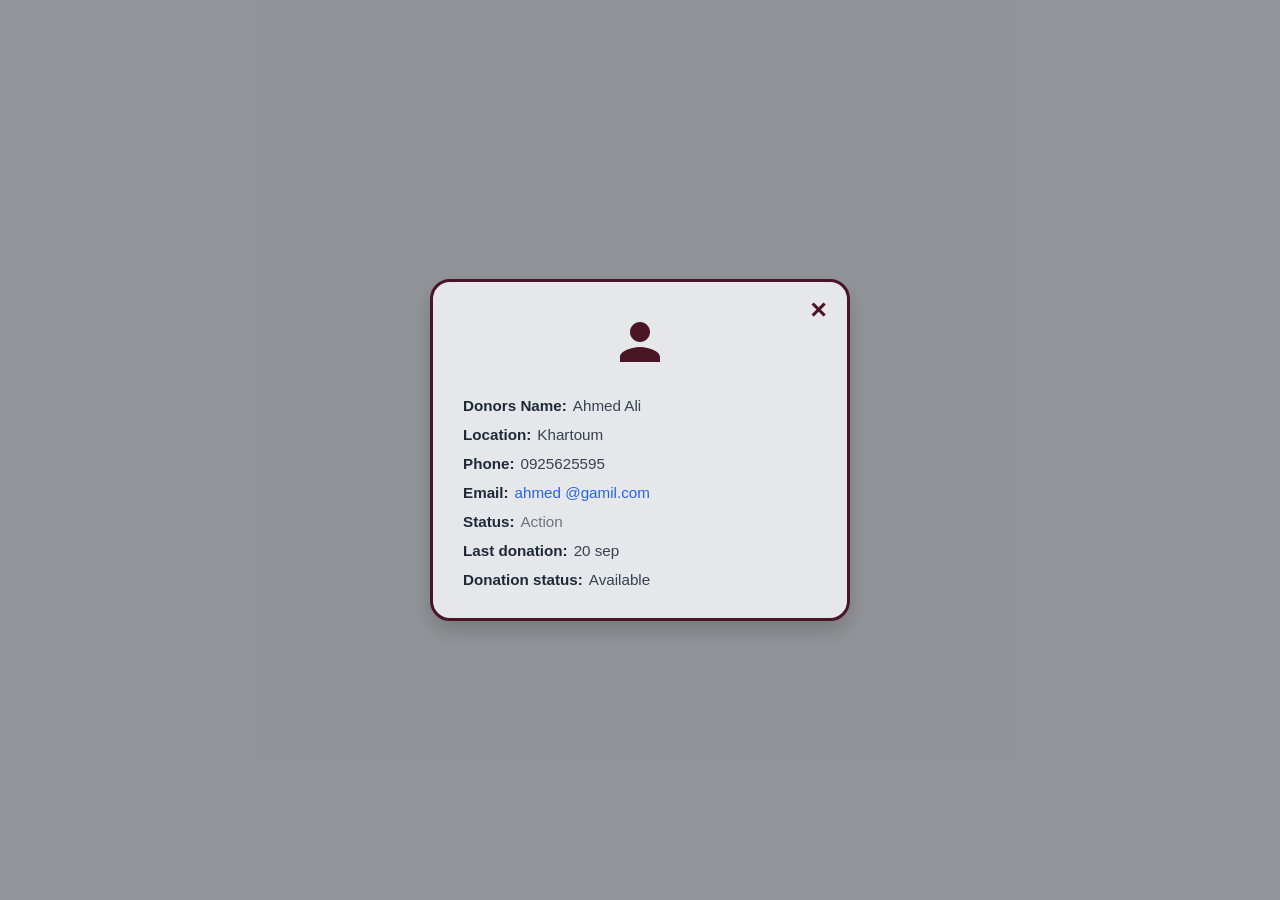
<file: view popup donor.html>
<!DOCTYPE html>
<html lang="en">
<head>
  <meta charset="UTF-8">
  <meta name="viewport" content="width=device-width, initial-scale=1.0">
  <title>View Popup - Donor Details</title>
  <style>
    * {
      box-sizing: border-box;
      margin: 0;
      padding: 0;
      font-family: 'Segoe UI', Tahoma, Geneva, Verdana, sans-serif;
    }

    body {
      background-color: #d1d5db;
      display: flex;
      justify-content: center;
      align-items: center;
      min-height: 100vh;
    }

    /* Outer Container */
    .preview-container {
      display: flex;
      align-items: center;
      gap: 30px;
    }

    .page-title {
      font-size: 2rem;
      font-weight: 800;
      color: #4a1525;
    }

    .btn-open {
      padding: 10px 20px;
      background-color: #4a1525;
      color: #fff;
      border: none;
      border-radius: 6px;
      cursor: pointer;
      font-weight: 600;
    }

    /* Modal Background Overlay */
    .modal-overlay {
      position: fixed;
      top: 0;
      left: 0;
      width: 100vw;
      height: 100vh;
      background-color: rgba(0, 0, 0, 0.3);
      display: flex;
      justify-content: center;
      align-items: center;
      opacity: 1;
      visibility: visible;
      transition: opacity 0.3s ease;
    }

    .modal-overlay.hidden {
      opacity: 0;
      visibility: hidden;
      pointer-events: none;
    }

    /* Popup Main Box */
    .popup-box {
      width: 420px;
      background-color: #e5e7eb;
      border: 3px solid #4a1525;
      border-radius: 20px;
      padding: 30px;
      box-shadow: 0 10px 25px rgba(0, 0, 0, 0.2);
      position: relative;
    }

    /* Close Icon Button */
    .btn-close {
      position: absolute;
      top: 15px;
      right: 20px;
      background: none;
      border: none;
      font-size: 1.4rem;
      color: #4a1525;
      cursor: pointer;
      font-weight: bold;
    }

    /* User Avatar Header */
    .icon-header {
      display: flex;
      justify-content: center;
      margin-bottom: 25px;
    }

    .user-icon {
      width: 60px;
      height: 60px;
      fill: #4a1525;
    }

    /* Data List Layout */
    .info-list {
      display: flex;
      flex-direction: column;
      gap: 12px;
      font-size: 0.95rem;
    }

    .info-item {
      display: flex;
      align-items: baseline;
      gap: 6px;
    }

    .info-item strong {
      color: #1f2937;
      font-weight: 700;
    }

    .info-item span {
      color: #374151;
    }

    .info-item span.highlight-blue {
      color: #2563eb;
    }
  </style>
</head>
<body>

  <div class="preview-container">
    <h1 class="page-title">View Popup</h1>
    <button class="btn-open" onclick="togglePopup()">Open Popup</button>
  </div>

  <!-- Donor Popup Component -->
  <div class="modal-overlay" id="popupModal">
    <div class="popup-box">
      <button class="btn-close" onclick="togglePopup()">✕</button>
      
      <!-- User Profile SVG Icon -->
      <div class="icon-header">
        <svg class="user-icon" viewBox="0 0 24 24">
          <path d="M12 12c2.21 0 4-1.79 4-4s-1.79-4-4-4-4 1.79-4 4 1.79 4 4 4zm0 2c-2.67 0-8 1.34-8 4v2h16v-2c0-2.66-5.33-4-8-4z"/>
        </svg>
      </div>

      <!-- Information List -->
      <div class="info-list">
        <div class="info-item">
          <strong>Donors Name:</strong>
          <span>Ahmed Ali</span>
        </div>

        <div class="info-item">
          <strong>Location:</strong>
          <span>Khartoum</span>
        </div>

        <div class="info-item">
          <strong>Phone:</strong>
          <span>0925625595</span>
        </div>

        <div class="info-item">
          <strong>Email:</strong>
          <span class="highlight-blue">ahmed @gamil.com</span>
        </div>

        <div class="info-item">
          <strong>Status:</strong>
          <span style="color: #6b7280;">Action</span>
        </div>

        <div class="info-item">
          <strong>Last donation:</strong>
          <span>20 sep</span>
        </div>

        <div class="info-item">
          <strong>Donation status:</strong>
          <span>Available</span>
        </div>
      </div>
    </div>
  </div>

  <!-- JavaScript Toggle Logic -->
  <script>
    function togglePopup() {
      const modal = document.getElementById('popupModal');
      modal.classList.toggle('hidden');
    }
  </script>

</body>
</html>
</file>
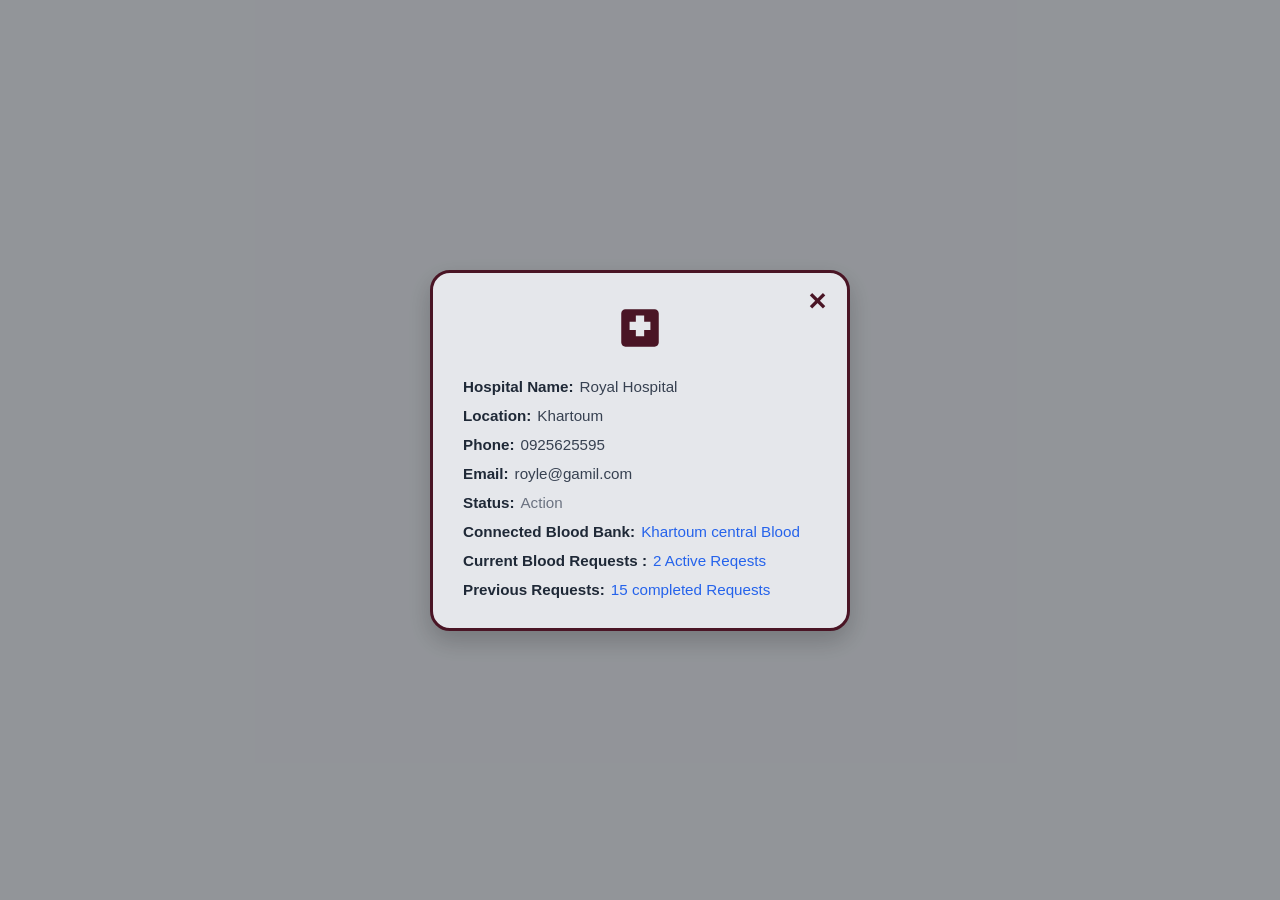
<file: view popup.html>
<!DOCTYPE html>
<html lang="en">
<head>
  <meta charset="UTF-8">
  <meta name="viewport" content="width=device-width, initial-scale=1.0">
  <title>View Popup - Hospital Details</title>
  <style>
    * {
      box-sizing: border-box;
      margin: 0;
      padding: 0;
      font-family: 'Segoe UI', Tahoma, Geneva, Verdana, sans-serif;
    }

    body {
      background-color: #d1d5db;
      display: flex;
      justify-content: center;
      align-items: center;
      min-height: 100vh;
    }

    /* Container for layout preview */
    .preview-container {
      display: flex;
      align-items: center;
      gap: 40px;
    }

    /* Page Label */
    .page-title {
      font-size: 2rem;
      font-weight: 800;
      color: #4a1525;
    }

    /* Button to Open Popup */
    .btn-open {
      padding: 10px 20px;
      background-color: #4a1525;
      color: #fff;
      border: none;
      border-radius: 6px;
      cursor: pointer;
      font-weight: 600;
    }

    /* Modal Background Overlay */
    .modal-overlay {
      position: fixed;
      top: 0;
      left: 0;
      width: 100vw;
      height: 100vh;
      background-color: rgba(0, 0, 0, 0.3);
      display: flex;
      justify-content: center;
      align-items: center;
      opacity: 1;
      visibility: visible;
      transition: opacity 0.3s ease;
    }

    .modal-overlay.hidden {
      opacity: 0;
      visibility: hidden;
      pointer-events: none;
    }

    /* Popup Box */
    .popup-box {
      width: 420px;
      background-color: #e5e7eb;
      border: 3px solid #4a1525;
      border-radius: 20px;
      padding: 30px;
      box-shadow: 0 10px 25px rgba(0, 0, 0, 0.2);
      position: relative;
    }

    /* Hospital Icon Container */
    .icon-header {
      display: flex;
      justify-content: center;
      margin-bottom: 25px;
    }

    .hospital-icon {
      width: 50px;
      height: 50px;
      fill: #4a1525;
    }

    /* Popup Data Rows */
    .info-list {
      display: flex;
      flex-direction: column;
      gap: 12px;
      font-size: 0.95rem;
      color: #1f2937;
    }

    .info-item {
      display: flex;
      align-items: baseline;
      gap: 6px;
    }

    .info-item strong {
      color: #1f2937;
      font-weight: 700;
    }

    .info-item span {
      color: #374151;
    }

    .info-item span.highlight-blue {
      color: #2563eb;
    }

    /* Close Button */
    .btn-close {
      position: absolute;
      top: 15px;
      right: 20px;
      background: none;
      border: none;
      font-size: 1.5rem;
      color: #4a1525;
      cursor: pointer;
      font-weight: bold;
    }
  </style>
</head>
<body>

  <div class="preview-container">
    <h1 class="page-title">View Popup</h1>
    <button class="btn-open" onclick="togglePopup()">Open Popup</button>
  </div>

  <!-- Popup Window Component -->
  <div class="modal-overlay" id="popupModal">
    <div class="popup-box">
      <button class="btn-close" onclick="togglePopup()">✕</button>
      
      <!-- Hospital Icon SVG -->
      <div class="icon-header">
        <svg class="hospital-icon" viewBox="0 0 24 24">
          <path d="M19 3H5c-1.1 0-2 .9-2 2v14c0 1.1.9 2 2 2h14c1.1 0 2-.9 2-2V5c0-1.1-.9-2-2-2zm-2 10h-3v3h-4v-3H7V9h3V6h4v3h3v4z"/>
        </svg>
      </div>

      <!-- Popup Content List -->
      <div class="info-list">
        <div class="info-item">
          <strong>Hospital Name:</strong>
          <span>Royal Hospital</span>
        </div>

        <div class="info-item">
          <strong>Location:</strong>
          <span>Khartoum</span>
        </div>

        <div class="info-item">
          <strong>Phone:</strong>
          <span>0925625595</span>
        </div>

        <div class="info-item">
          <strong>Email:</strong>
          <span>royle@gamil.com</span>
        </div>

        <div class="info-item">
          <strong>Status:</strong>
          <span style="color: #6b7280;">Action</span>
        </div>

        <div class="info-item">
          <strong>Connected Blood Bank:</strong>
          <span class="highlight-blue">Khartoum central Blood</span>
        </div>

        <div class="info-item">
          <strong>Current Blood Requests :</strong>
          <span class="highlight-blue">2 Active Reqests</span>
        </div>

        <div class="info-item">
          <strong>Previous Requests:</strong>
          <span class="highlight-blue">15 completed Requests</span>
        </div>
      </div>
    </div>
  </div>

  <!-- JavaScript Dynamic Logic -->
  <script>
    function togglePopup() {
      const modal = document.getElementById('popupModal');
      modal.classList.toggle('hidden');
    }
  </script>

</body>
</html>
</file>
